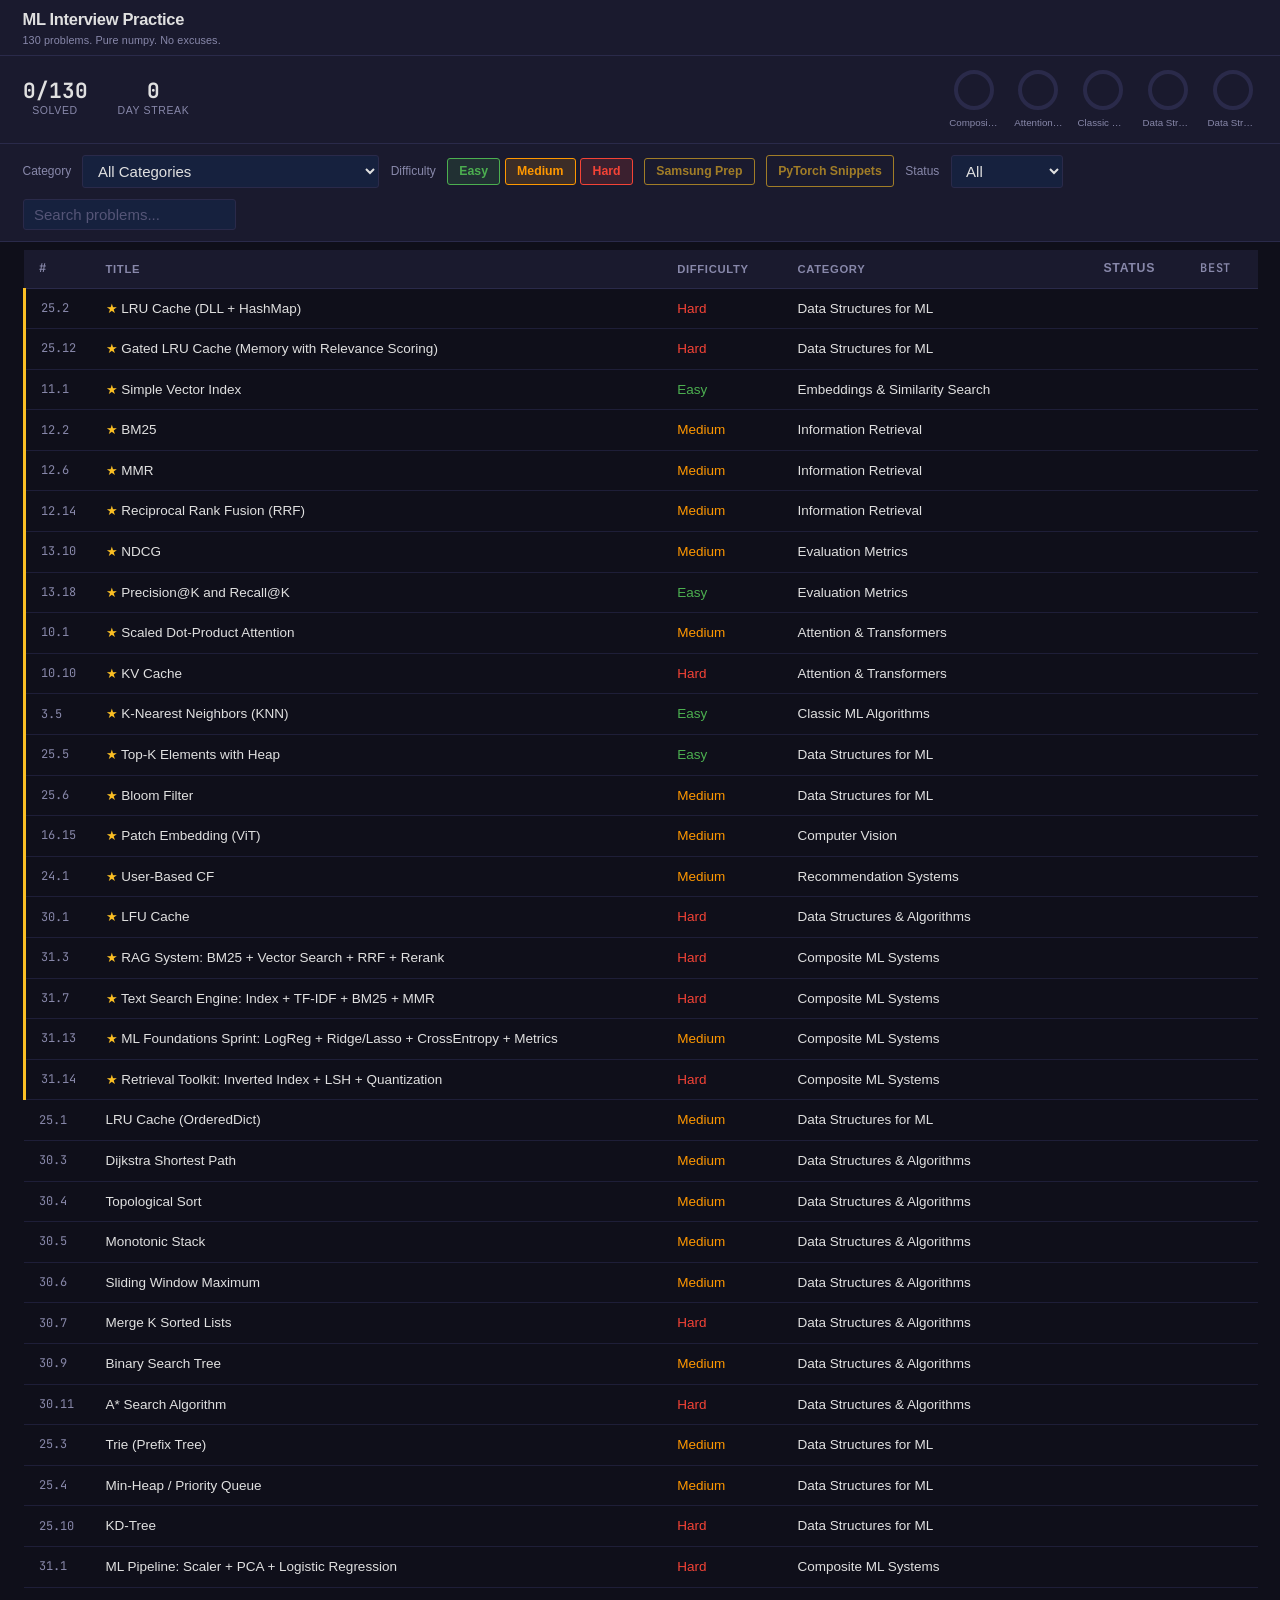
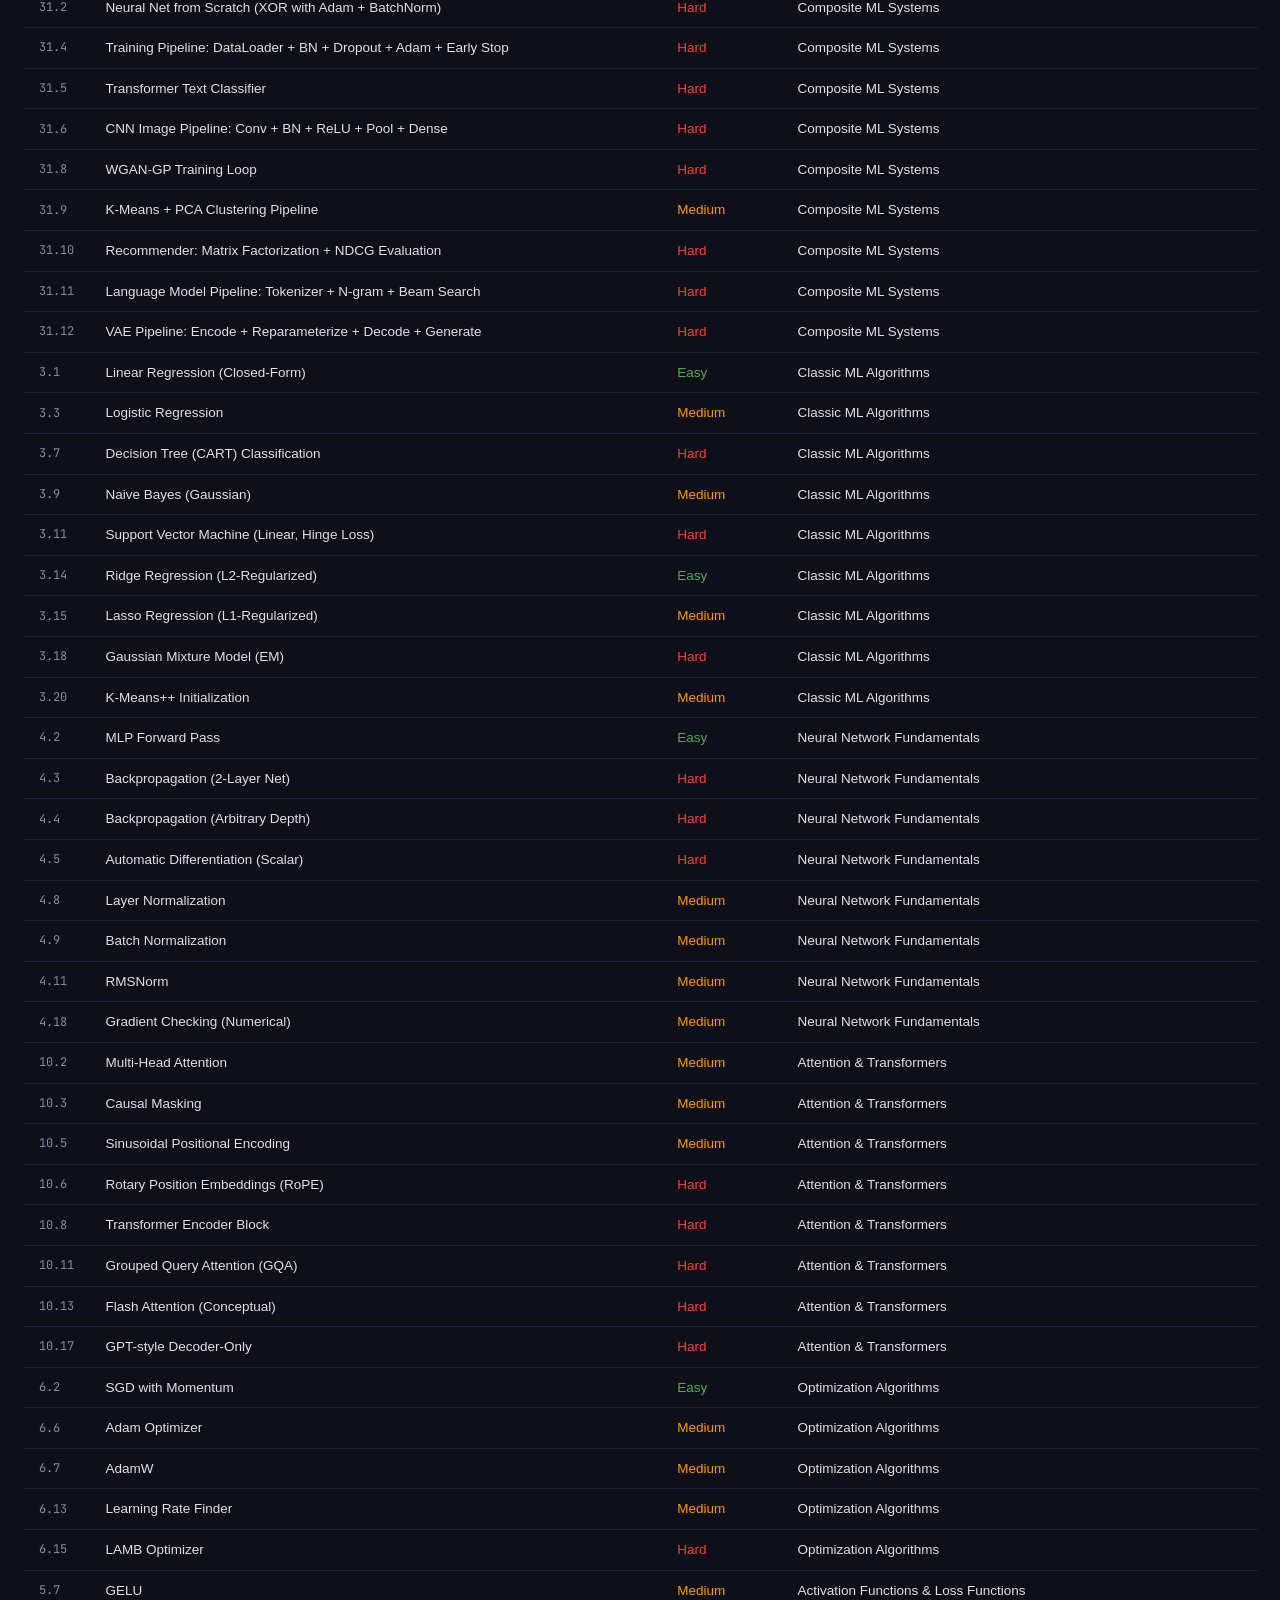
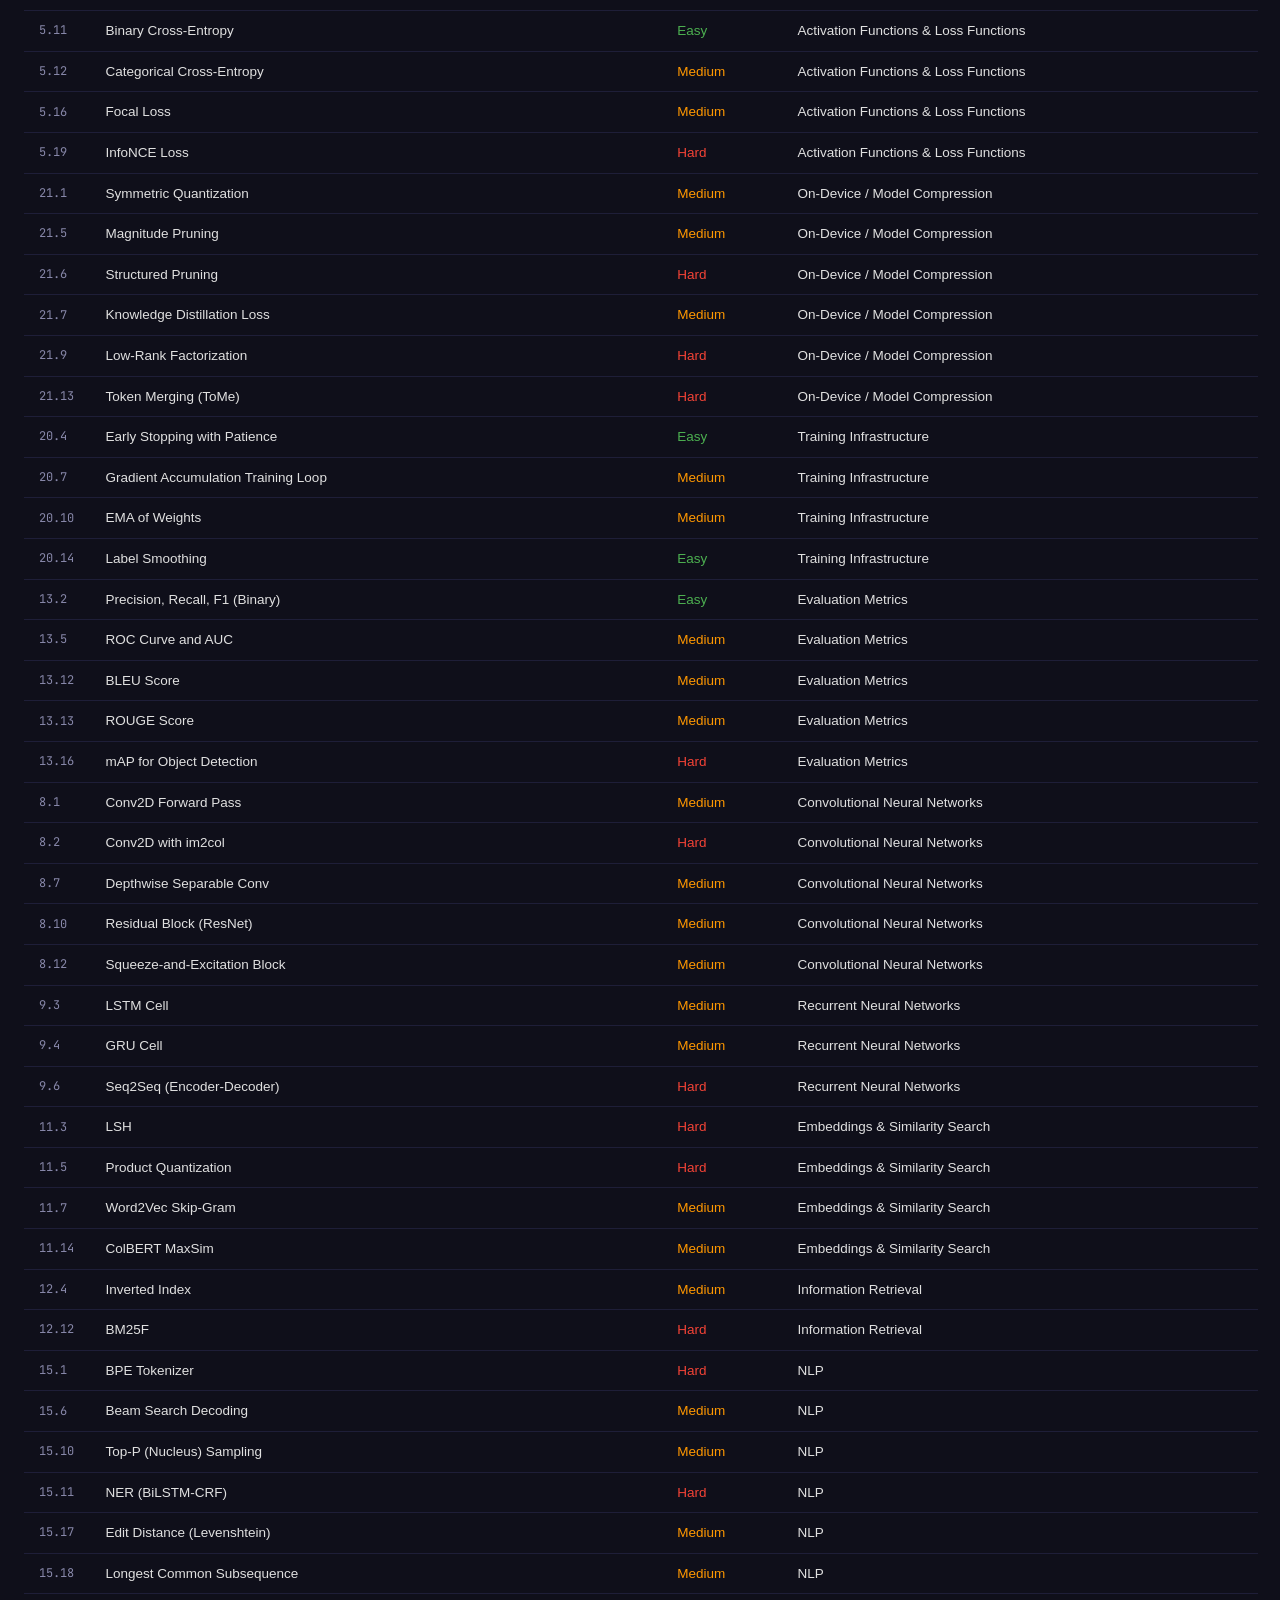
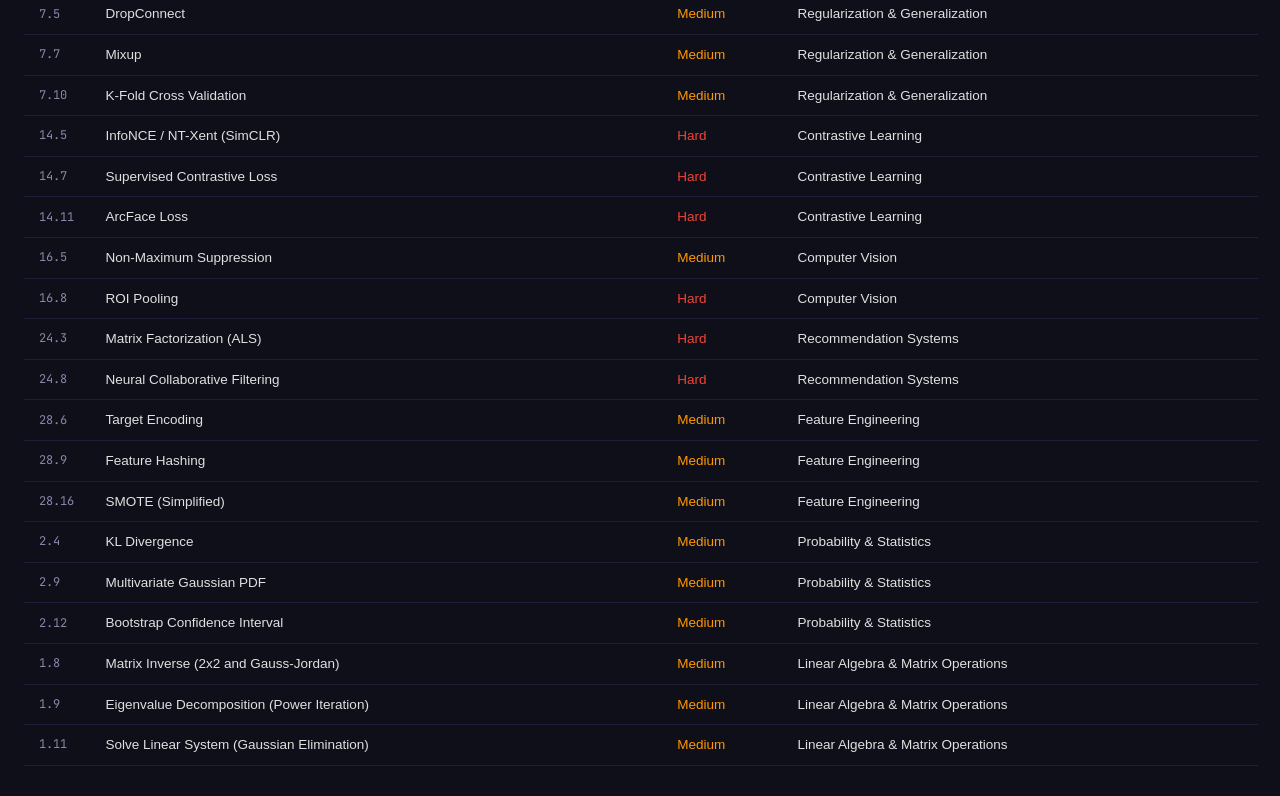
<file: index.html>
<!DOCTYPE html>
<html lang="en">
<head>
  <meta charset="UTF-8" />
  <meta name="viewport" content="width=device-width, initial-scale=1.0" />
  <title>ML Interview Practice</title>
  <link rel="preconnect" href="https://fonts.googleapis.com" />
  <link rel="preconnect" href="https://fonts.gstatic.com" crossorigin />
  <link
    href="https://fonts.googleapis.com/css2?family=JetBrains+Mono:wght@400;600&display=swap"
    rel="stylesheet"
  />
  <link rel="stylesheet" href="style.css" />
</head>
<body>

  <!-- ============================================================
       Header
  ============================================================ -->
  <header class="header">
    <div class="header-logo">
      <h1>ML Interview Practice</h1>
      <span class="tagline">253 problems. Pure numpy. No excuses.</span>
    </div>
  </header>

  <!-- ============================================================
       Stats Bar  (populated by app.js)
  ============================================================ -->
  <div id="stats-bar" aria-label="Progress statistics">
    <!-- JS injects stat-item elements here -->
  </div>

  <!-- ============================================================
       Filter Bar
  ============================================================ -->
  <div class="filter-bar" role="search" aria-label="Problem filters">

    <!-- Category -->
    <label class="filter-label" for="filter-category">Category</label>
    <select id="filter-category" aria-label="Filter by category">
      <option value="">All Categories</option>
    </select>

    <!-- Difficulty toggles -->
    <span class="filter-label">Difficulty</span>
    <div class="difficulty-filters" role="group" aria-label="Filter by difficulty">
      <button class="diff-btn easy active"   data-difficulty="easy"   aria-pressed="true">Easy</button>
      <button class="diff-btn medium active" data-difficulty="medium" aria-pressed="true">Medium</button>
      <button class="diff-btn hard active"   data-difficulty="hard"   aria-pressed="true">Hard</button>
    </div>

    <!-- Featured toggle -->
    <button class="diff-btn featured-btn" id="filter-featured" aria-pressed="false">Samsung Prep</button>

    <!-- Snippets link -->
    <a href="pytorch-snippets.html" class="diff-btn snippets-btn" id="snippets-link">PyTorch Snippets</a>

    <!-- Status -->
    <label class="filter-label" for="filter-status">Status</label>
    <select id="filter-status" aria-label="Filter by status">
      <option value="">All</option>
      <option value="solved">Solved</option>
      <option value="attempted">Attempted</option>
      <option value="unsolved">Unsolved</option>
    </select>

    <!-- Search -->
    <input
      type="text"
      id="filter-search"
      placeholder="Search problems..."
      aria-label="Search problems"
      autocomplete="off"
      spellcheck="false"
    />

  </div>

  <!-- ============================================================
       Problem Table
  ============================================================ -->
  <div class="table-container">
    <table class="problem-table" aria-label="Problem list">
      <thead>
        <tr>
          <th class="col-num">#</th>
          <th class="col-title">Title</th>
          <th class="col-difficulty">Difficulty</th>
          <th class="col-category">Category</th>
          <th class="col-status">Status</th>
          <th class="col-time">Best</th>
        </tr>
      </thead>
      <tbody id="problem-list">
        <!-- Rows injected by app.js -->
      </tbody>
    </table>
  </div>

  <script type="module" src="app.js"></script>
</body>
</html>
</file>
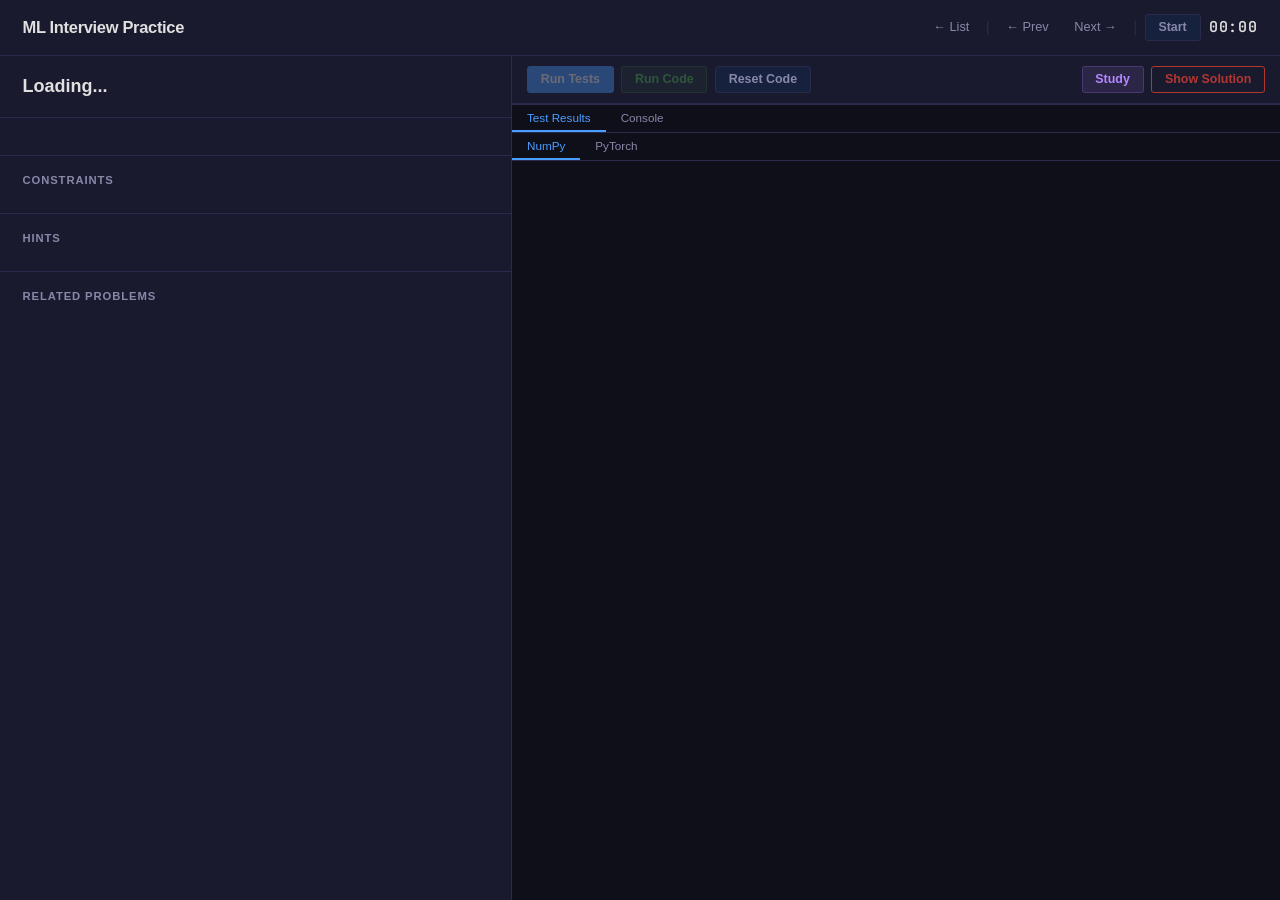
<file: problem.html>
<!DOCTYPE html>
<html lang="en">
<head>
  <meta charset="UTF-8" />
  <meta name="viewport" content="width=device-width, initial-scale=1.0" />
  <title>Problem - ML Interview Practice</title>
  <link rel="preconnect" href="https://fonts.googleapis.com" />
  <link rel="preconnect" href="https://fonts.gstatic.com" crossorigin />
  <link
    href="https://fonts.googleapis.com/css2?family=JetBrains+Mono:wght@400;600&display=swap"
    rel="stylesheet"
  />
  <link rel="stylesheet" href="style.css" />
</head>
<body>

  <!-- ============================================================
       Header with navigation and timer
  ============================================================ -->
  <header class="header">
    <div class="header-logo">
      <h1>ML Interview Practice</h1>
    </div>

    <nav class="header-nav" aria-label="Problem navigation">
      <a href="index.html" class="nav-link-back" id="nav-back">&#8592; List</a>
      <span class="sep">|</span>
      <a href="#" class="nav-link" id="nav-prev" aria-label="Previous problem">&#8592; Prev</a>
      <a href="#" class="nav-link" id="nav-next" aria-label="Next problem">Next &#8594;</a>
      <span class="sep">|</span>

      <!-- Timer -->
      <button class="btn btn-secondary" id="timer-btn" aria-label="Start timer">Start</button>
      <span class="timer-display" id="timer-display" aria-live="polite" aria-label="Elapsed time">00:00</span>
    </nav>
  </header>

  <!-- ============================================================
       Split Layout
  ============================================================ -->
  <div class="problem-layout">

    <!-- ============================================================
         Left Panel - Problem description
    ============================================================ -->
    <section class="problem-left" aria-label="Problem description">

      <!-- Title + meta -->
      <div class="problem-header">
        <h2 class="problem-title" id="problem-title">Loading...</h2>
        <div class="problem-meta" id="problem-meta">
          <!-- JS injects: badge, category, topic tags -->
        </div>
      </div>

      <!-- Description (markdown rendered by problem.js) -->
      <div class="problem-description" id="problem-description">
        <!-- JS injects rendered HTML here -->
      </div>

      <!-- Constraints -->
      <div class="constraints-section" id="constraints-section">
        <p class="section-title">Constraints</p>
        <ul class="constraints-list" id="constraints-list">
          <!-- JS injects <li> items here -->
        </ul>
      </div>

      <!-- Hints -->
      <div class="hints-section" id="hints-section">
        <p class="section-title">Hints</p>
        <div class="hints-list" id="hints-list">
          <!-- JS injects hint-toggle + hint-content pairs here -->
        </div>
      </div>

      <!-- Related Problems -->
      <div class="related-section" id="related-section">
        <p class="section-title">Related Problems</p>
        <ul class="related-list" id="related-list">
          <!-- JS injects <li><a> items here -->
        </ul>
      </div>

    </section>

    <!-- ============================================================
         Right Panel - Editor, tests, solution
    ============================================================ -->
    <section class="problem-right" aria-label="Code editor and results">

      <!-- Action Bar -->
      <div class="action-bar">
        <button class="btn btn-primary" id="btn-run" disabled>
          Run Tests
        </button>
        <button class="btn btn-accent" id="btn-run-code" disabled>
          Run Code
        </button>
        <button class="btn btn-secondary" id="btn-reset">
          Reset Code
        </button>
        <div class="spacer"></div>
        <button class="btn btn-study" id="btn-study" title="Study Assistant">
          Study
        </button>
        <button class="btn btn-danger" id="btn-solution">
          Show Solution
        </button>
      </div>

      <!-- Tab bar for switching between Test Results and Console -->
      <div class="output-tabs">
        <button class="output-tab active" data-tab="tests">Test Results <span id="test-summary"></span></button>
        <button class="output-tab" data-tab="console">Console</button>
      </div>

      <!-- Framework toggle (NumPy / PyTorch) -->
      <div class="framework-tabs" id="framework-tabs">
        <button class="framework-tab active" data-framework="numpy">NumPy</button>
        <button class="framework-tab" data-framework="pytorch">PyTorch</button>
      </div>

      <!-- PyTorch banner (hidden by default) -->
      <div class="pytorch-banner" id="pytorch-banner" style="display:none;">
        <span>PyTorch code is for reference — run locally with <code>torch</code> installed.</span>
        <button class="btn btn-secondary btn-sm" id="btn-copy-pytorch">Copy Code</button>
      </div>

      <!-- Code Editor (CodeMirror mounts here) -->
      <div class="editor-container" id="editor-container" aria-label="Code editor">
        <!-- CodeMirror instance injected by problem.js -->
      </div>

      <!-- Output panels container -->
      <div class="output-panels">
        <!-- Test Results Panel -->
        <div class="output-panel active" id="panel-tests" aria-label="Test results">
          <div class="test-results" id="test-results">
            <!-- JS injects .test-result.pass/.fail elements here -->
          </div>
        </div>

        <!-- Console Panel -->
        <div class="output-panel" id="panel-console" aria-label="Console">
          <div class="console-output" id="console-output">
            <div class="console-line console-info">Python console ready. Use "Run Code" to execute your editor code, then type commands below to inspect variables.</div>
          </div>
          <div class="console-input-row">
            <span class="console-prompt">&gt;&gt;&gt;</span>
            <input type="text" class="console-input" id="console-input" placeholder="Type Python here... (Enter to run)" autocomplete="off" spellcheck="false" disabled />
          </div>
        </div>
      </div>

      <!-- Study Assistant Panel (slide-out overlay) -->
      <div class="study-panel" id="study-panel" aria-label="Study assistant">
        <div class="study-panel-header">
          <span>Study Assistant</span>
          <button class="btn btn-secondary" id="btn-close-study" aria-label="Close study assistant">&#10005;</button>
        </div>
        <div class="study-panel-body" id="study-panel-body">
          <!-- Approach section -->
          <details class="study-section" open>
            <summary class="study-section-title">Approach &amp; Key Concepts</summary>
            <div class="study-section-content" id="study-explanation"></div>
          </details>

          <!-- Hints (progressive) -->
          <details class="study-section" id="study-hints-section">
            <summary class="study-section-title">Hints (step by step)</summary>
            <div class="study-section-content" id="study-hints"></div>
          </details>

          <!-- Solution walkthrough -->
          <details class="study-section">
            <summary class="study-section-title">Solution Walkthrough</summary>
            <div class="study-section-content" id="study-solution"></div>
          </details>
        </div>
      </div>

      <!-- Solution Panel (hidden until revealed) -->
      <div class="solution-panel" id="solution-panel" aria-label="Reference solution">
        <div class="solution-panel-header">
          <span>Reference Solution</span>
          <button class="btn btn-secondary" id="btn-close-solution" aria-label="Close solution">&#10005;</button>
        </div>
        <pre id="solution-code"></pre>
      </div>

    </section>
  </div>

  <!-- ============================================================
       Loading Overlay (bottom-right toast style)
  ============================================================ -->
  <div class="loading-overlay" id="loading-overlay" aria-live="polite" aria-label="Loading">
    <div class="spinner" role="presentation"></div>
    <span id="loading-text">Running tests...</span>
  </div>

  <script type="module" src="problem.js"></script>
</body>
</html>
</file>
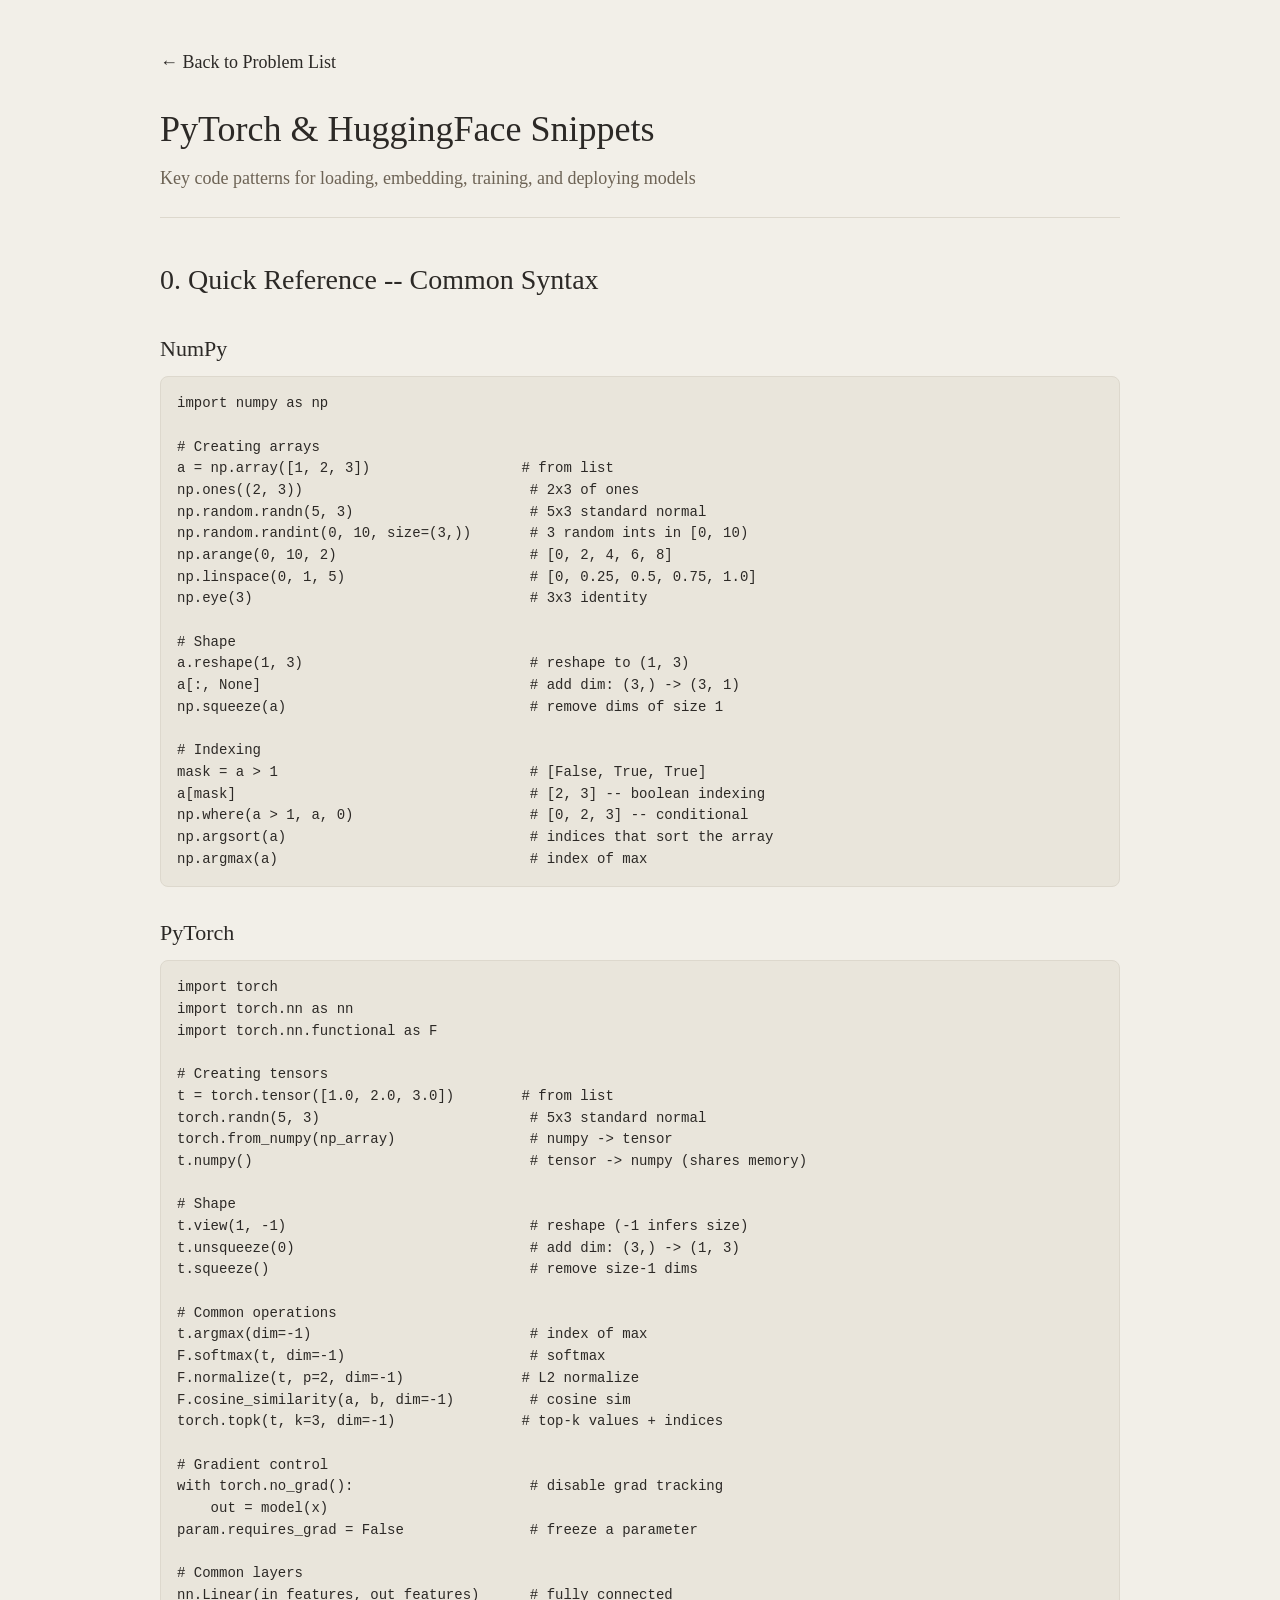
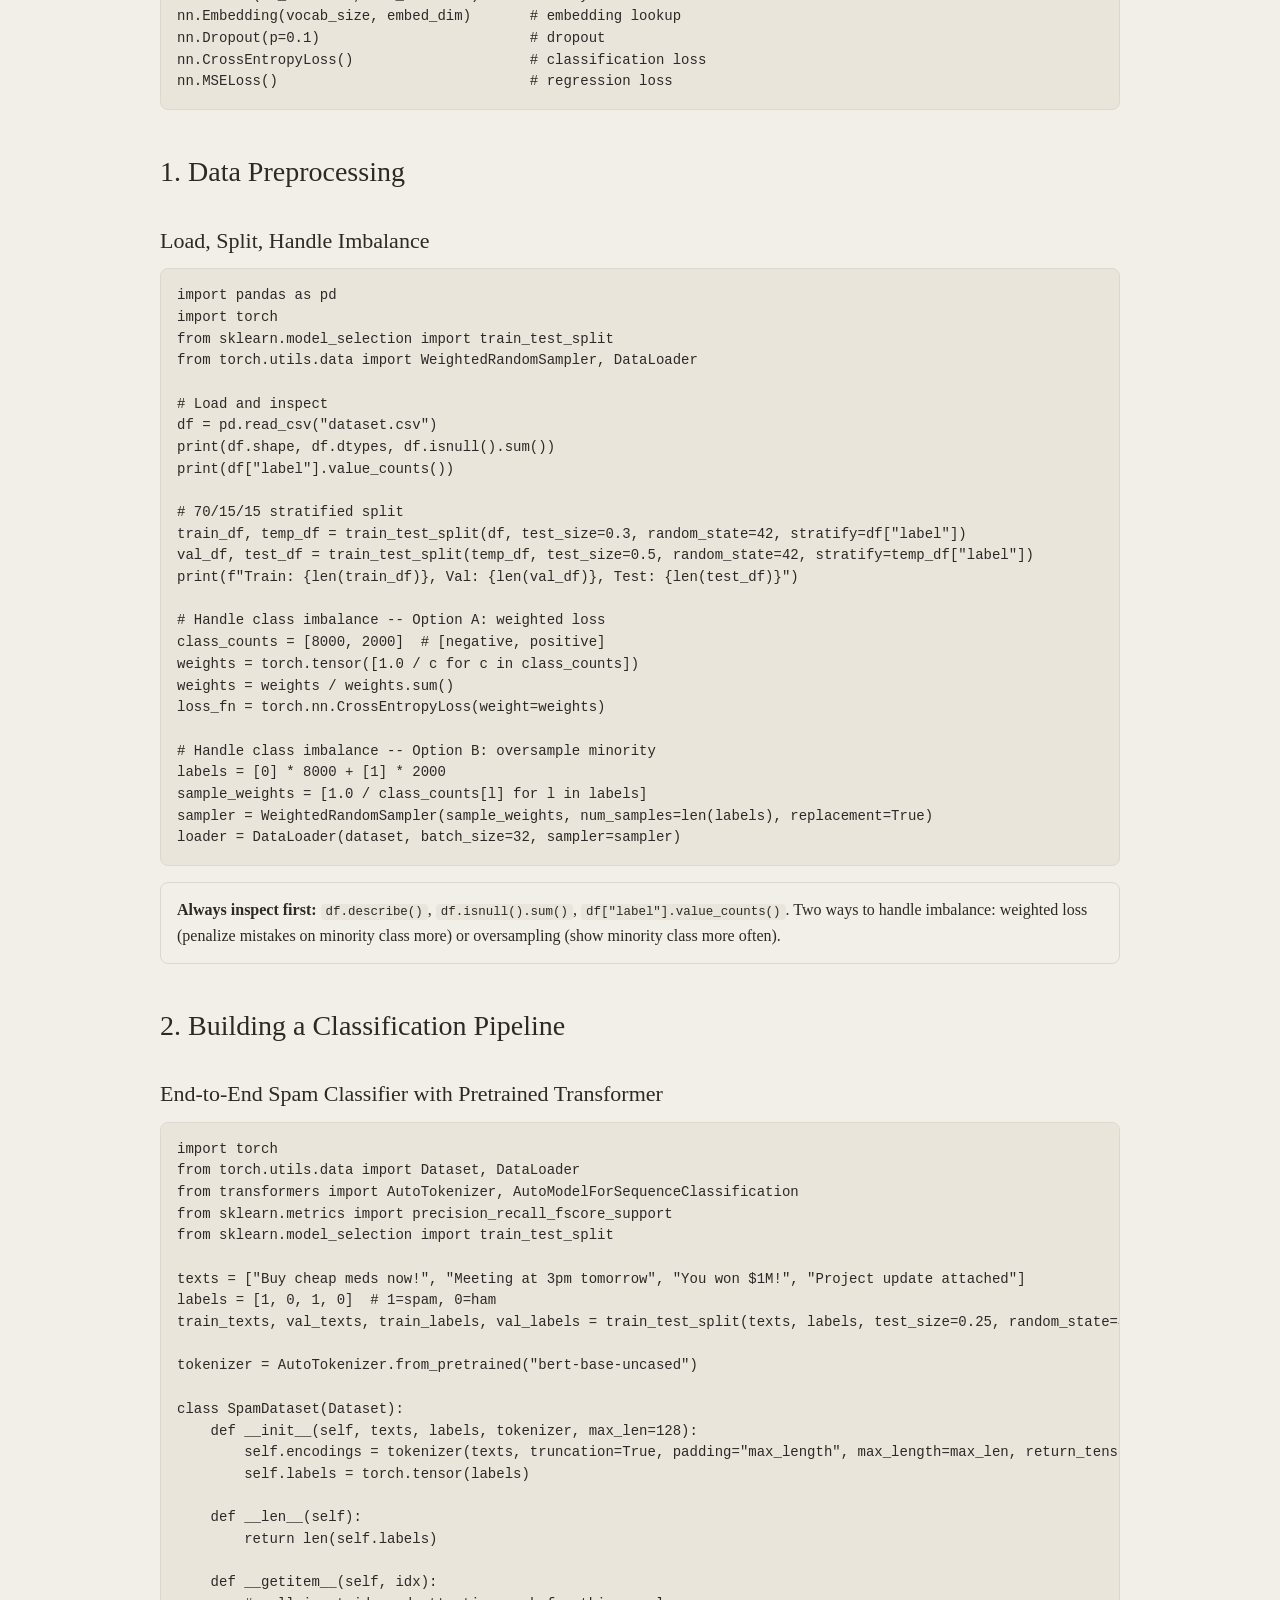
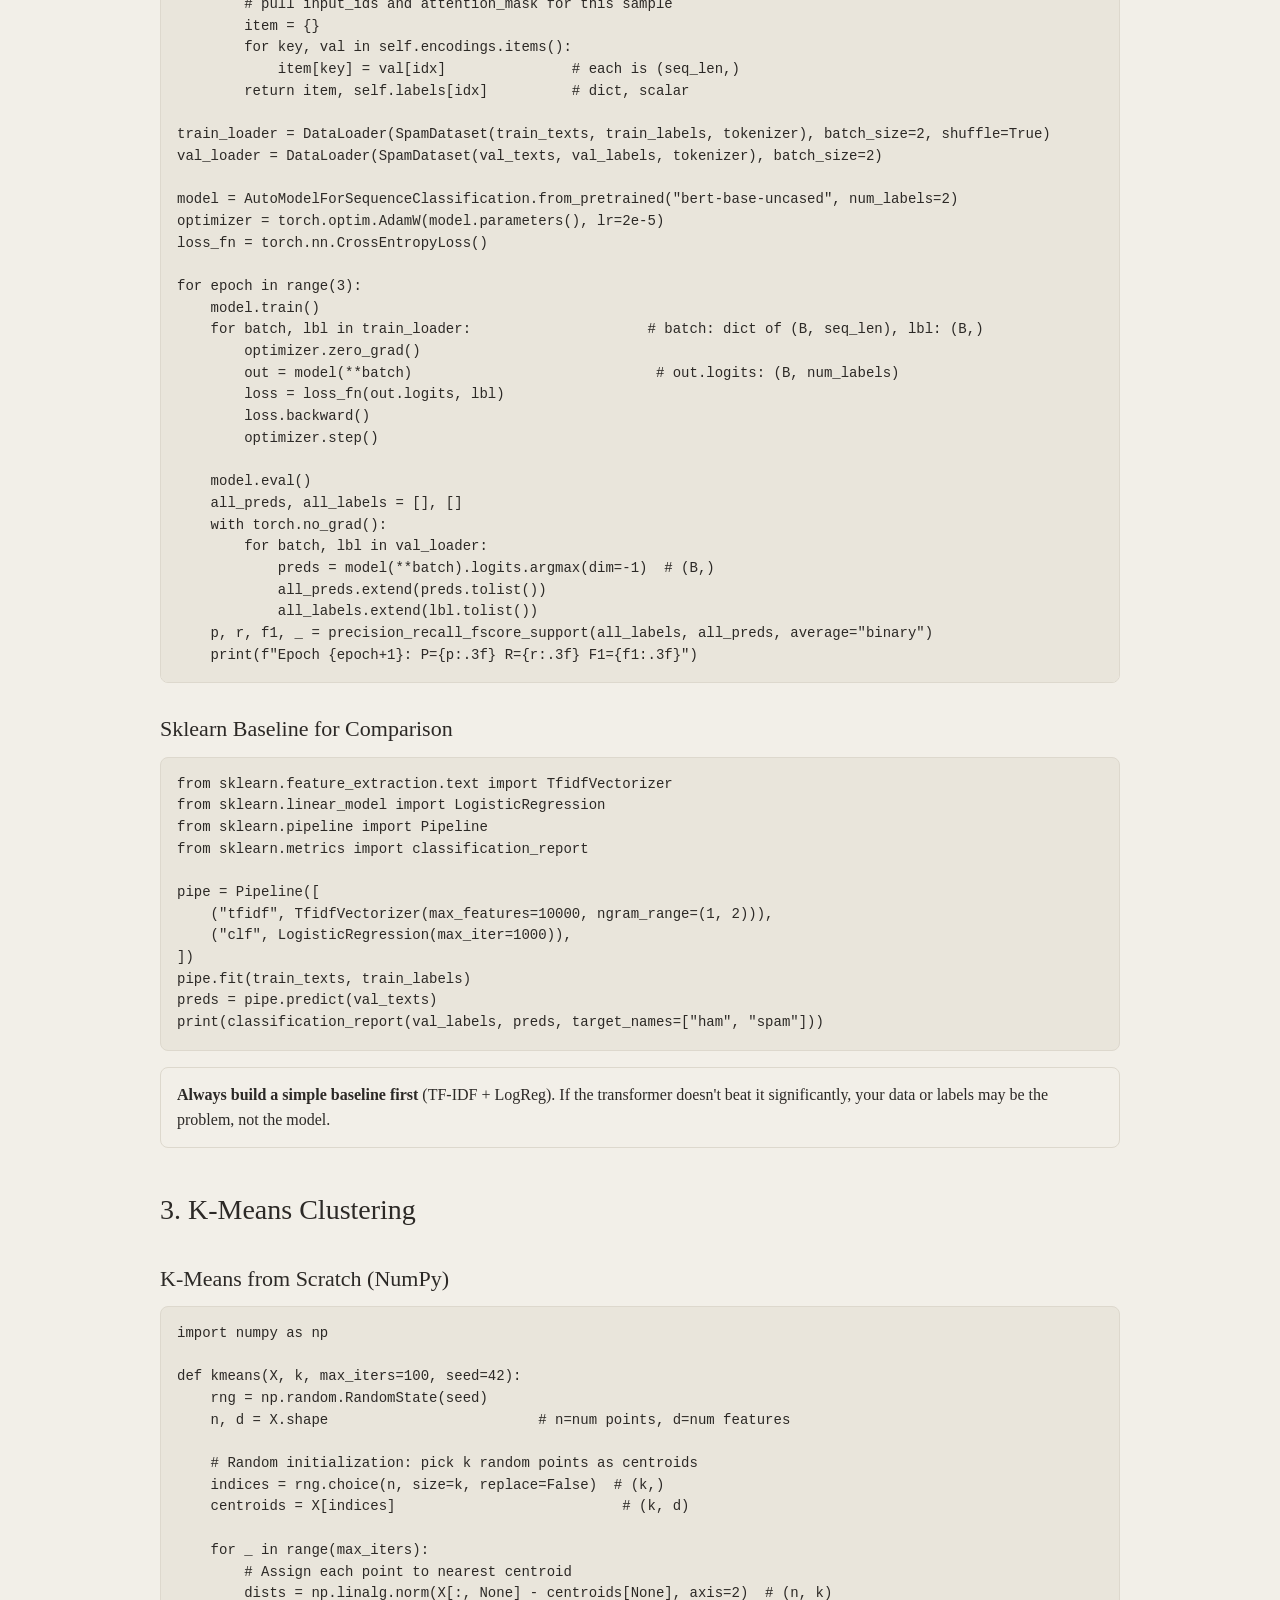
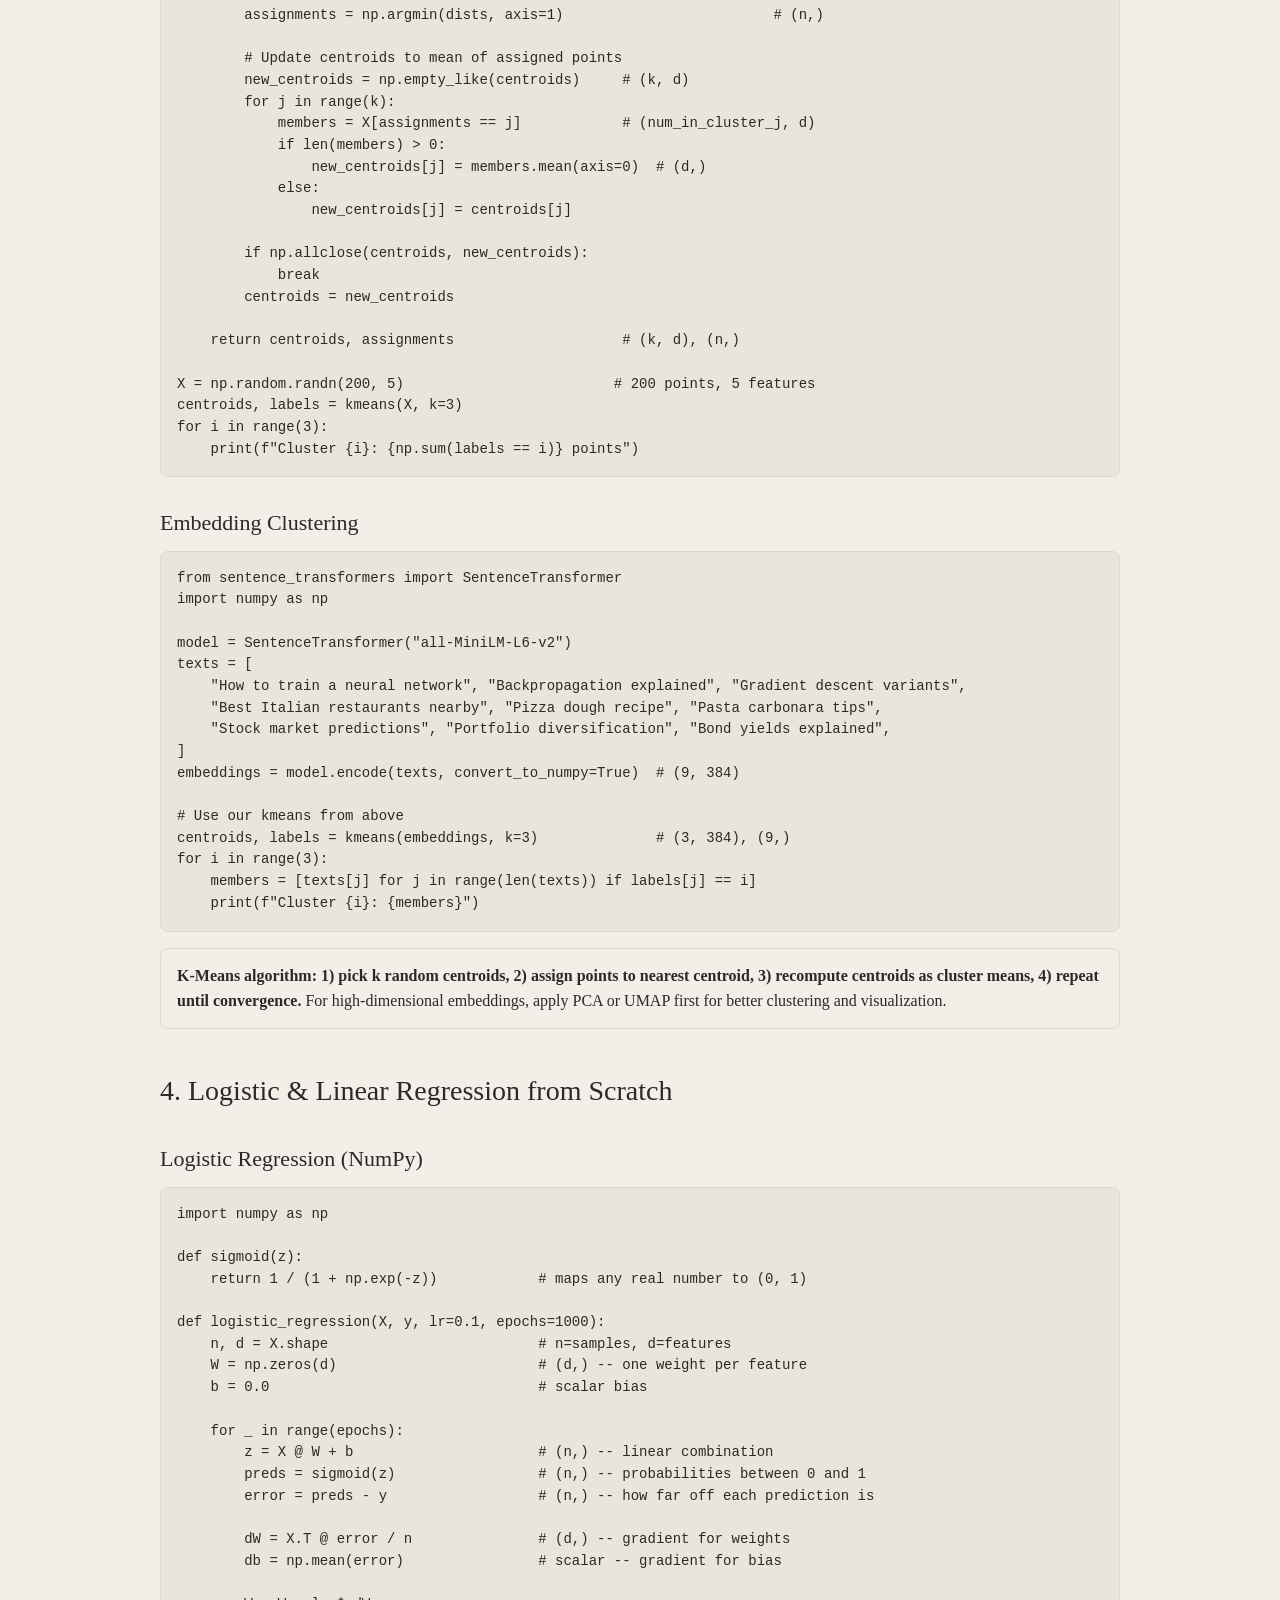
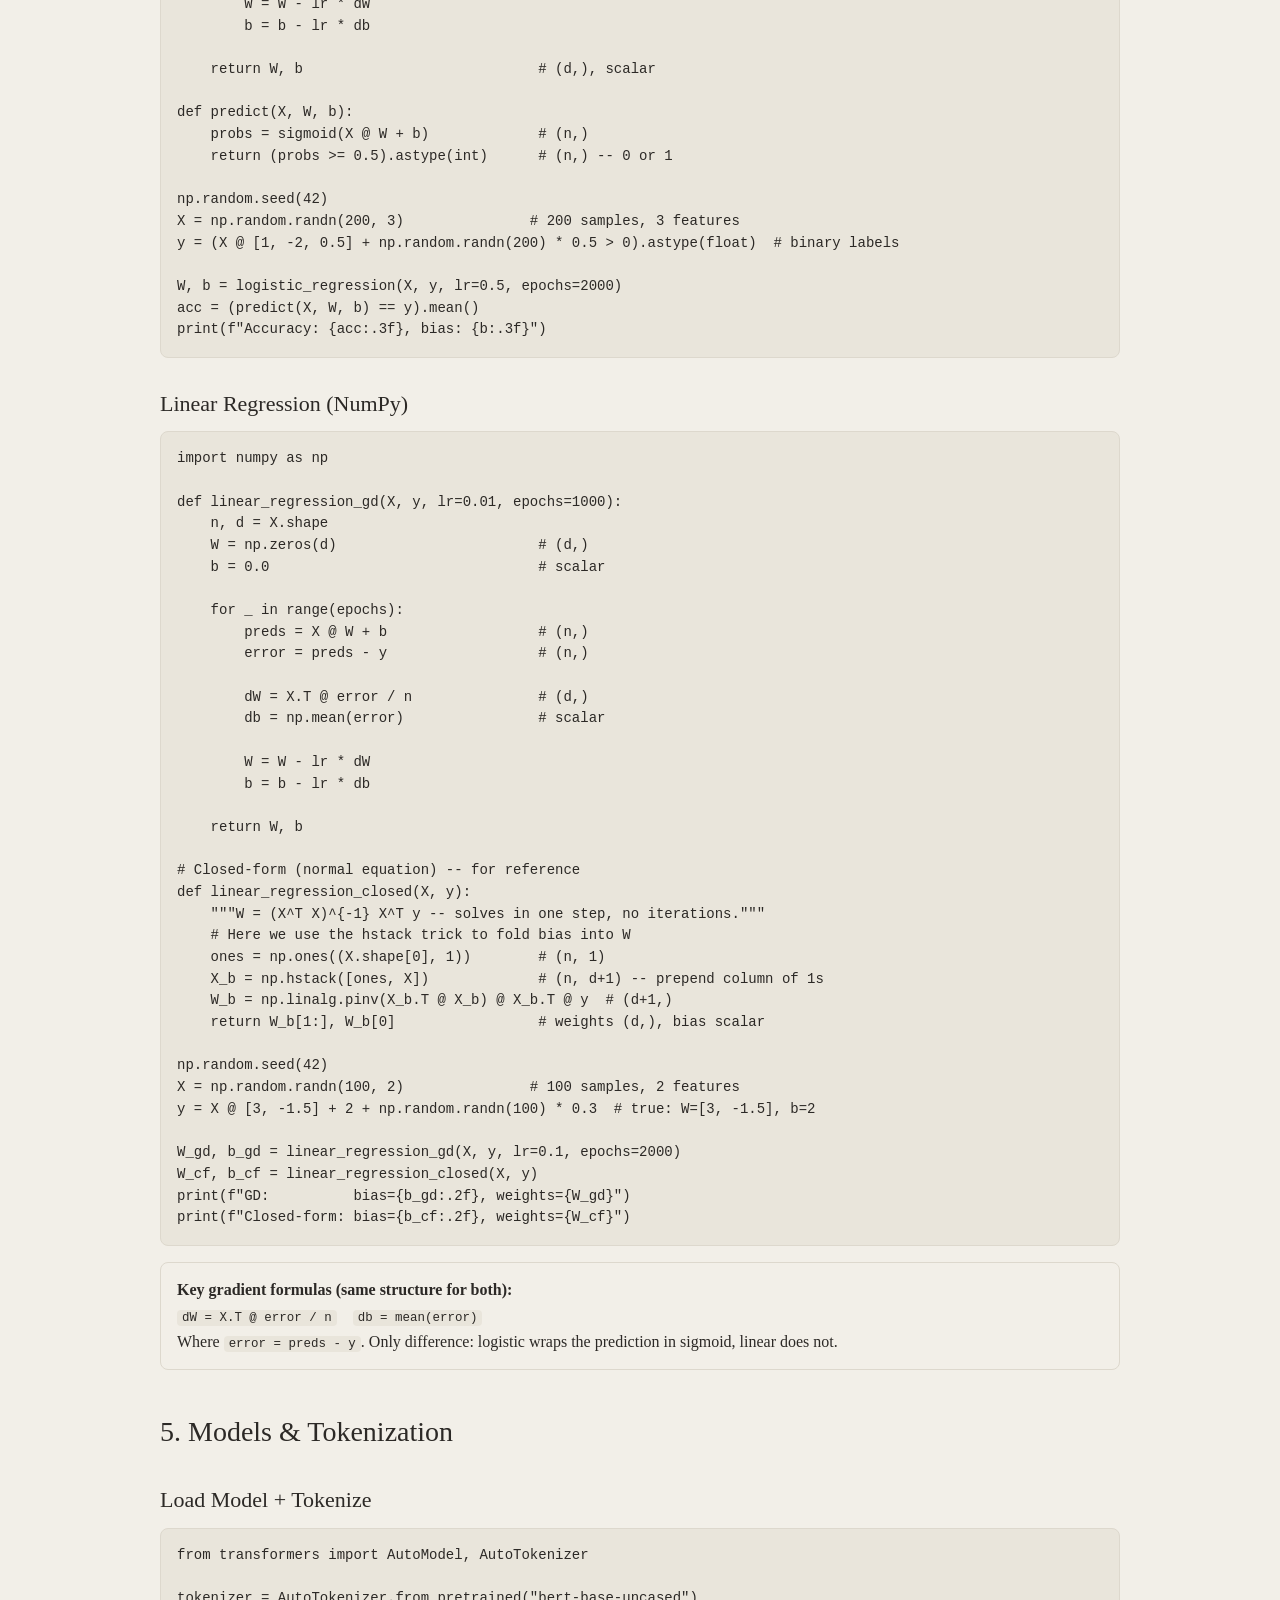
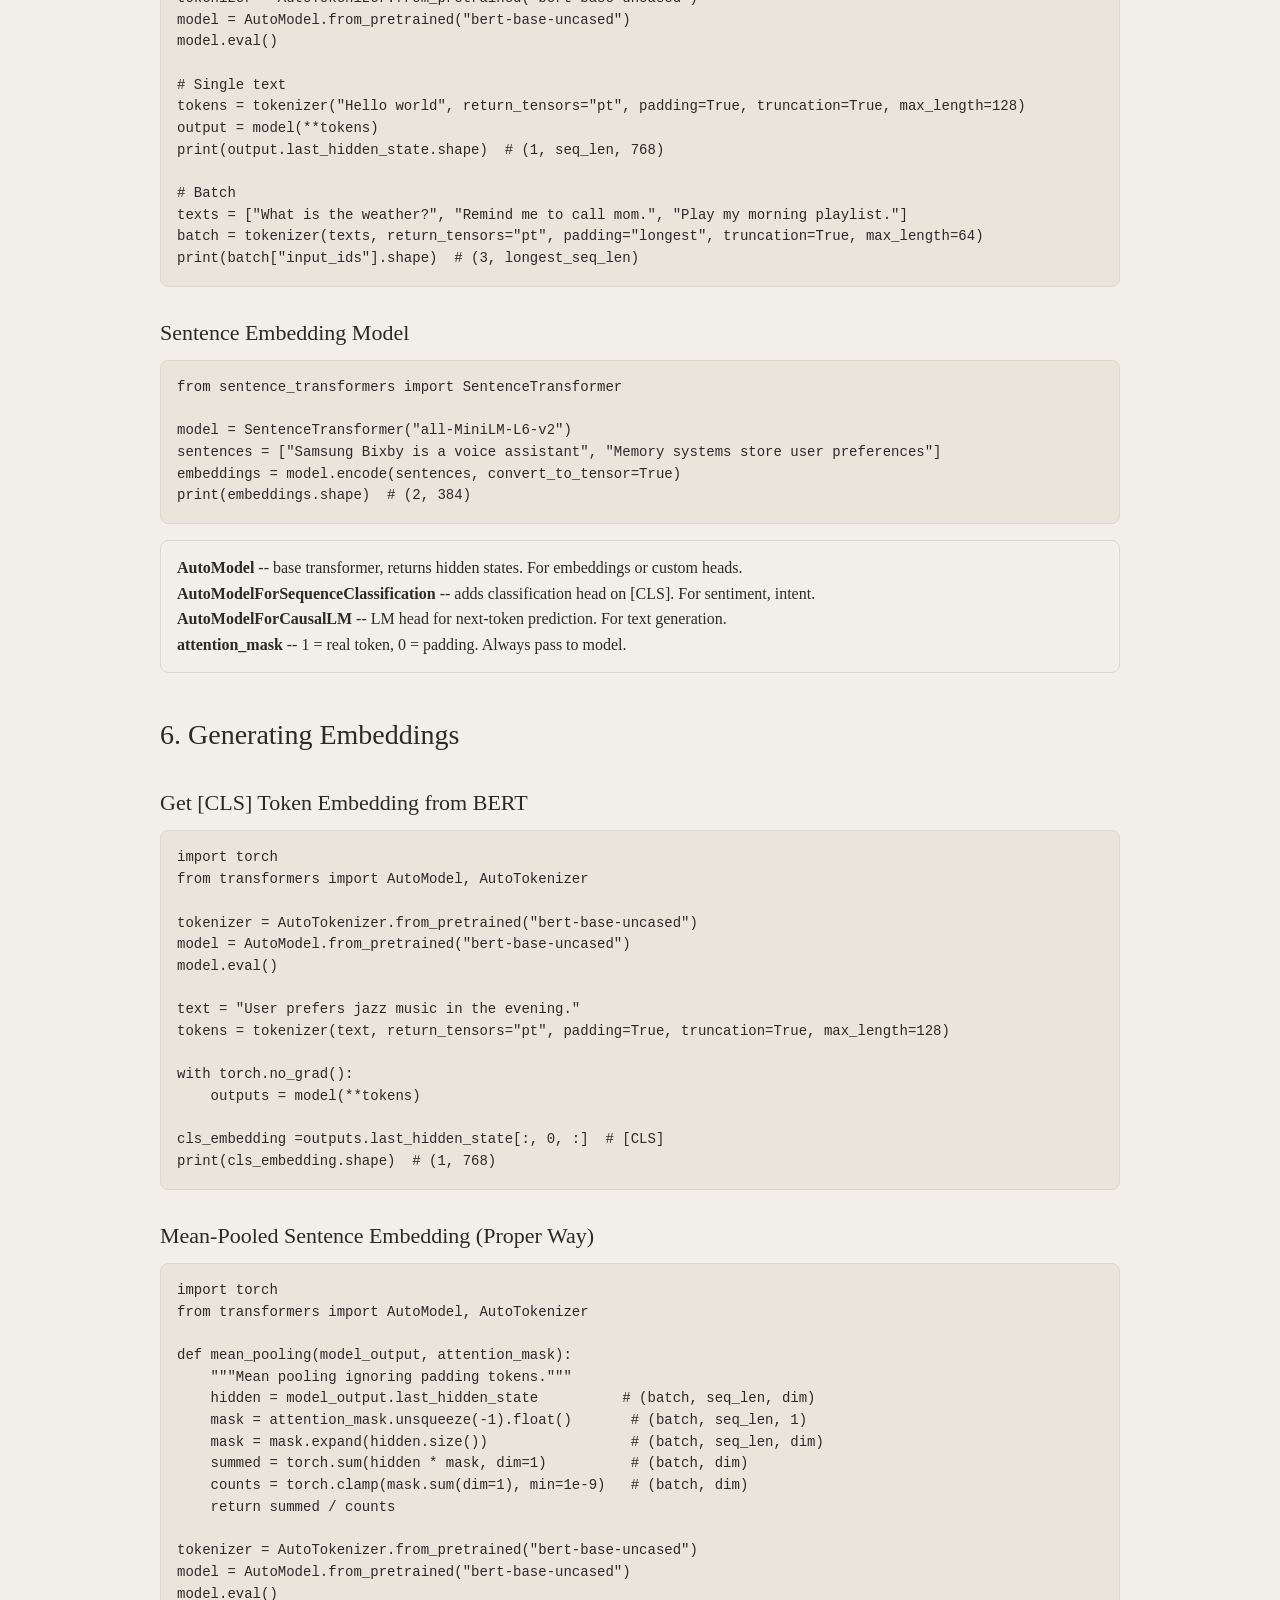
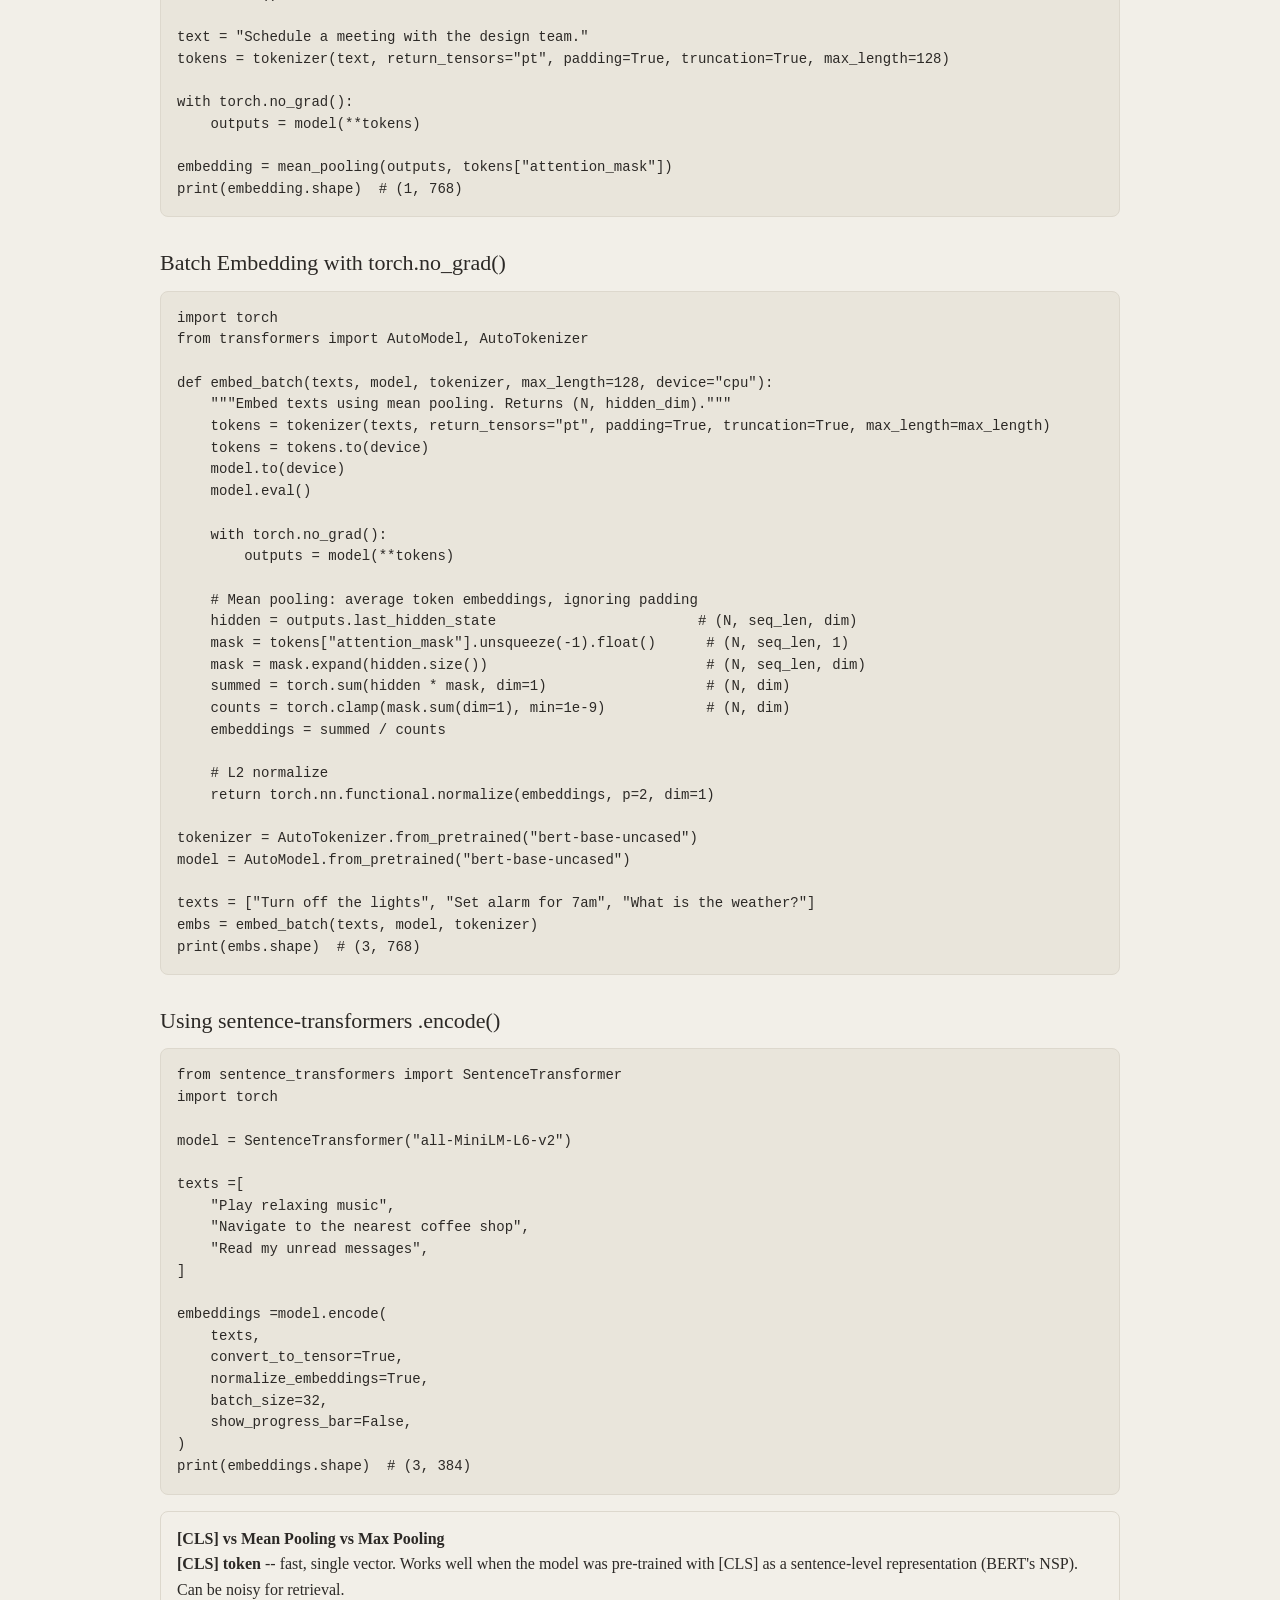
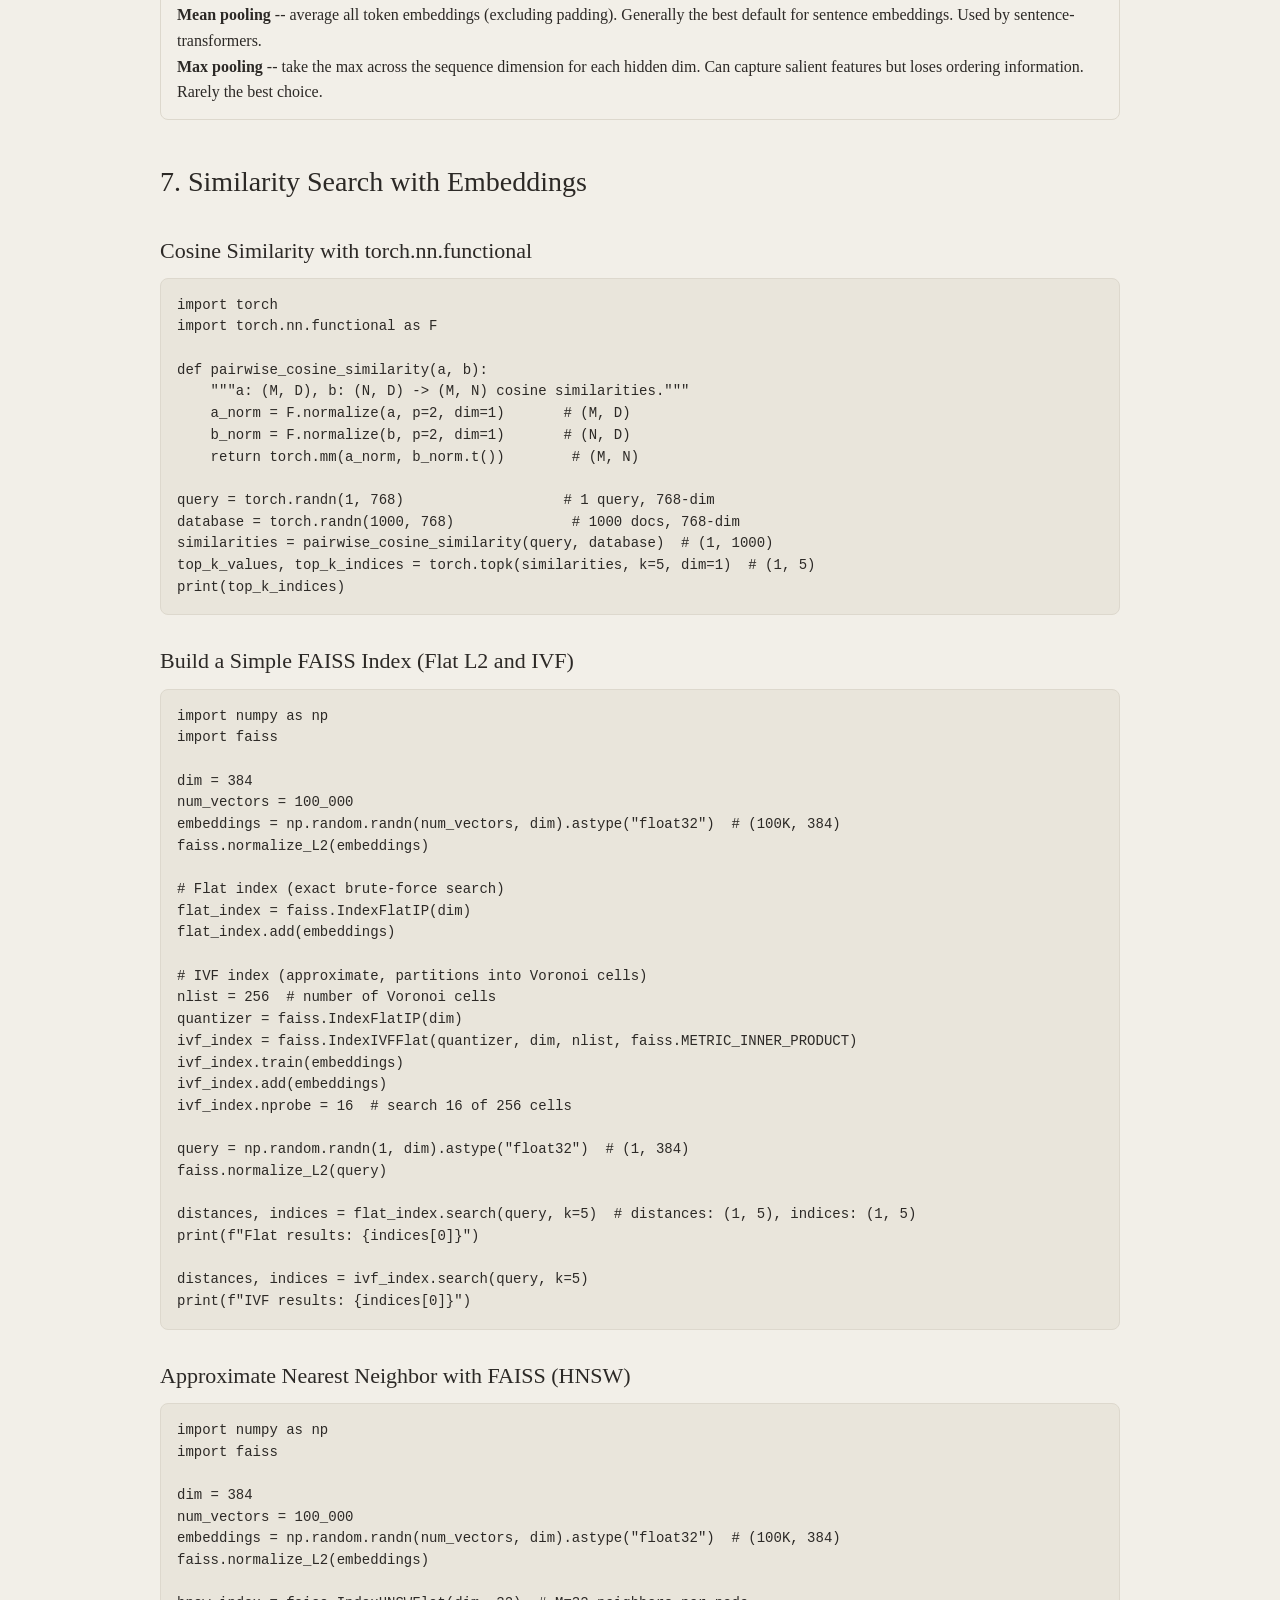
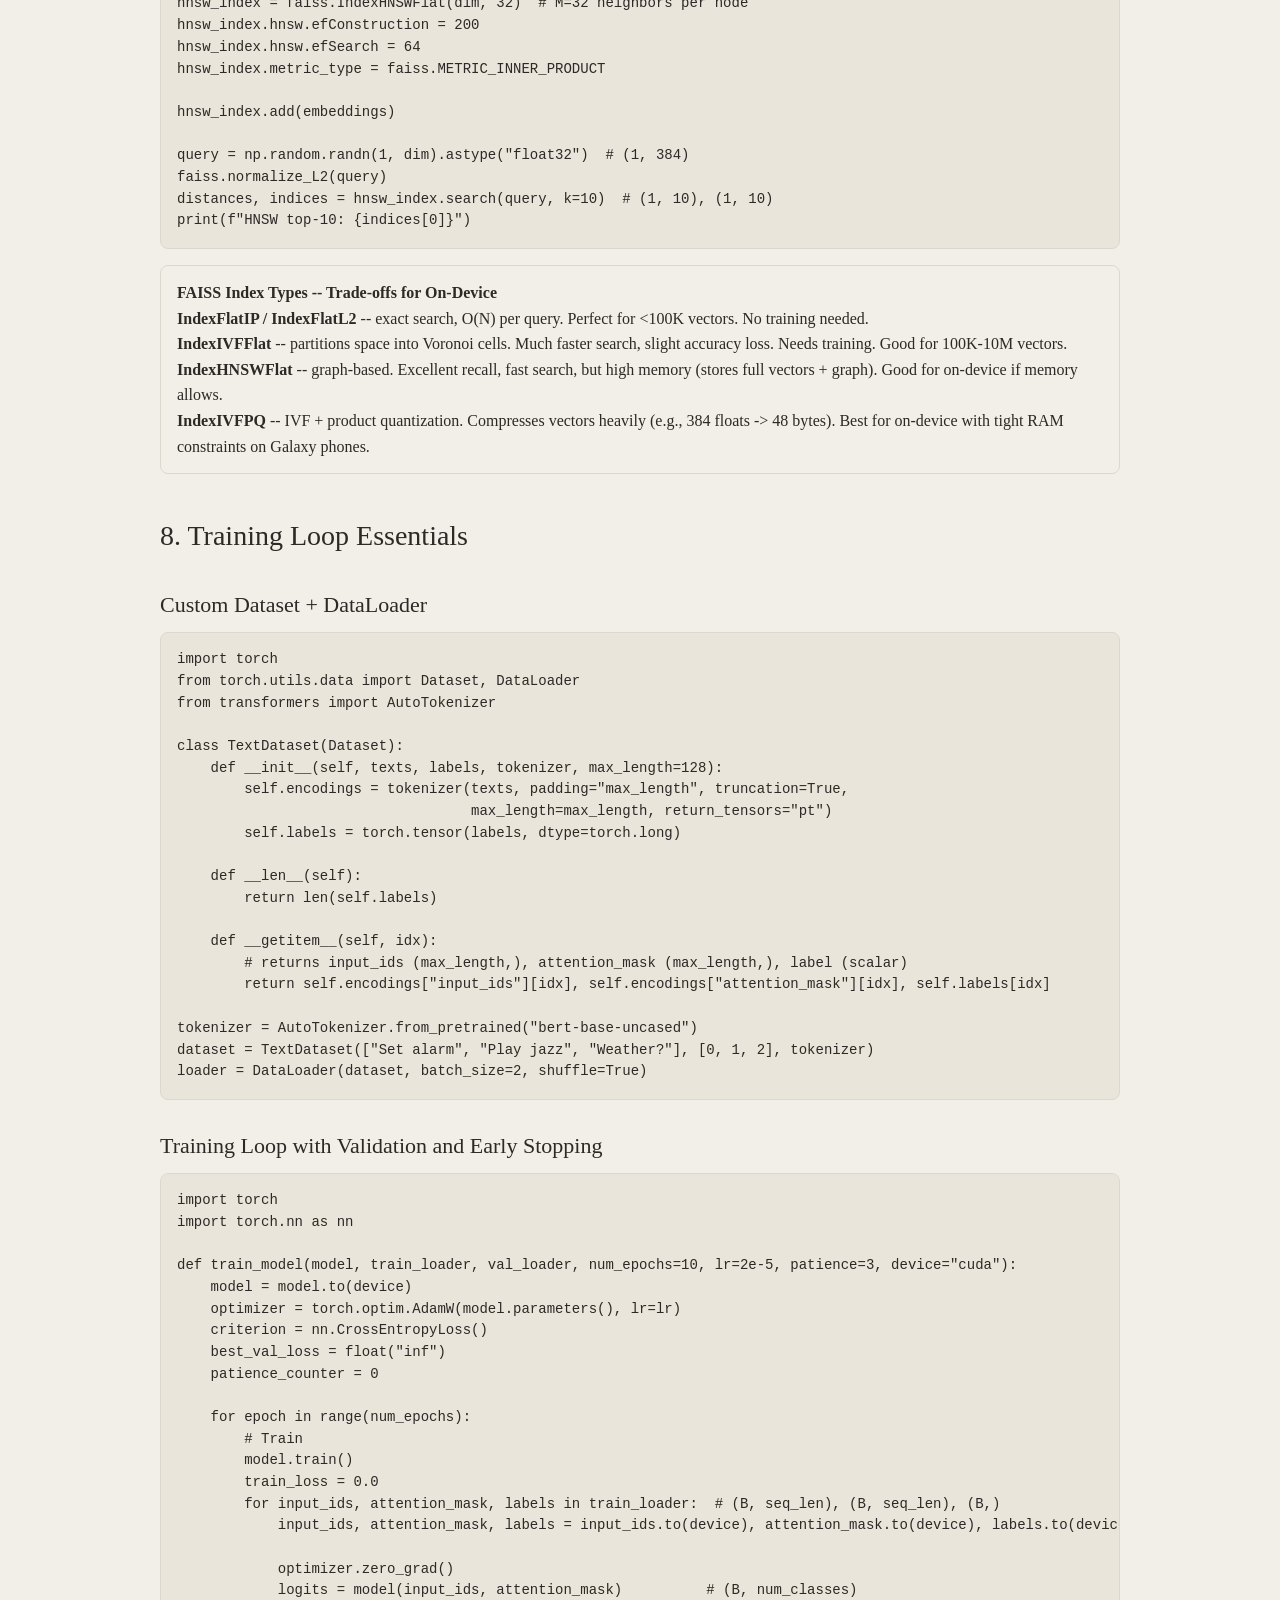
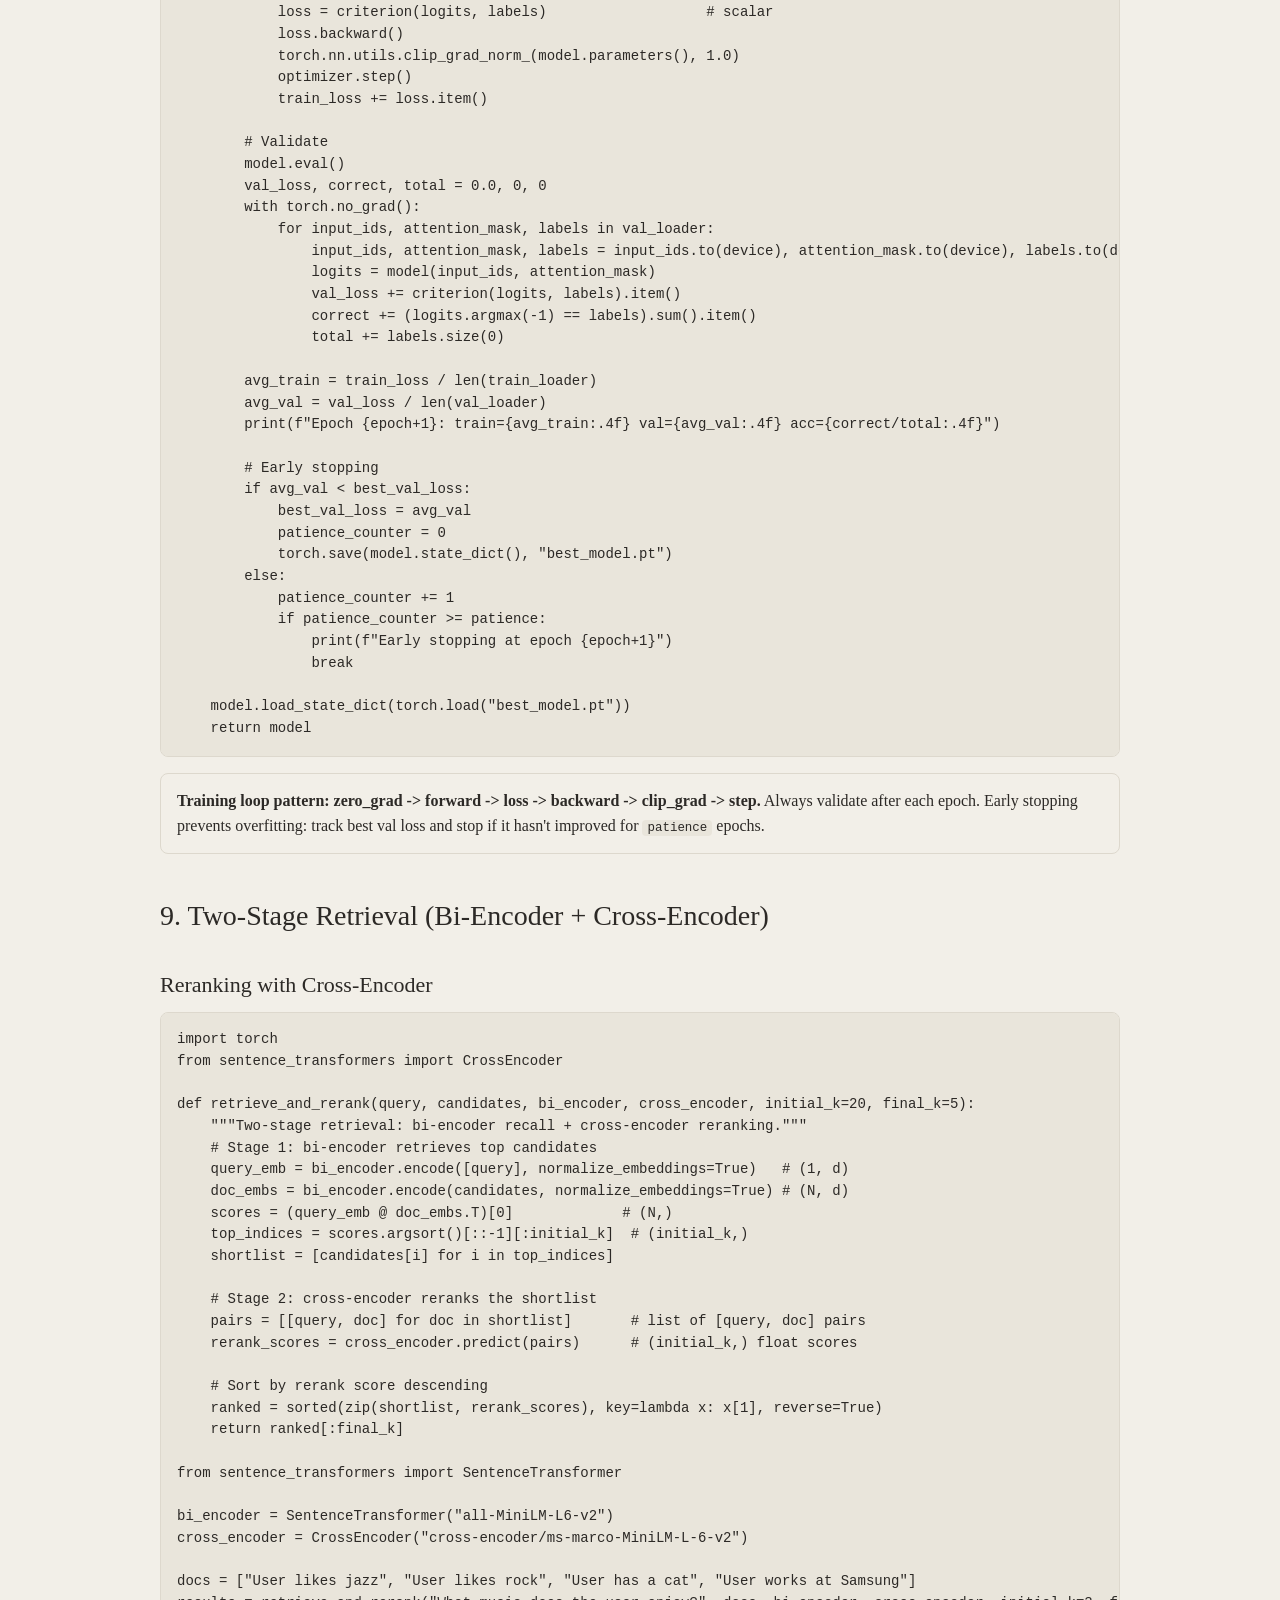
<file: pytorch-snippets.html>
<!doctype html>
<html lang="en">
<head>
  <meta charset="utf-8">
  <meta name="viewport" content="width=device-width, initial-scale=1">
  <title>PyTorch &amp; HuggingFace Snippets</title>
  <style>
    :root {
      --bg: #f2efe8; --text: #2c2926; --muted: #6d6355;
      --border: #ddd8cd; --code-bg: #e9e5db; --vermillion: #8b2500;
      --font-serif: "Palatino Linotype", Palatino, Georgia, serif;
      --font-mono: "Monaco", "Menlo", "Consolas", monospace;
    }
    html, body { margin:0; padding:0; background:var(--bg); color:var(--text); font-family:var(--font-serif); font-size:18px; line-height:1.6; }
    .page { max-width:960px; margin:48px auto 64px; padding:0 32px; }
    .nav { margin-bottom:24px; }
    .back-btn { color:var(--text); text-decoration:none; font-size:18px; }
    .back-btn:hover { color:var(--vermillion); }
    h1 { font-family:var(--font-serif); font-size:36px; font-weight:300; margin:0 0 6px; }
    .meta { color:var(--muted); font-size:18px; margin:0 0 24px; }
    hr { border:none; border-top:1px solid var(--border); margin:20px 0; }
    h2 { font-family:var(--font-serif); font-size:28px; font-weight:400; margin:40px 0 14px; }
    h3 { font-family:var(--font-serif); font-size:22px; font-weight:400; margin:28px 0 10px; }
    pre { background:var(--code-bg); border:1px solid var(--border); border-radius:8px; padding:16px; overflow-x:auto; margin:8px 0 16px; font-size:14px; line-height:1.55; }
    code { font-family:var(--font-mono); font-size:0.78em; background:var(--code-bg); padding:1px 5px; border-radius:4px; }
    pre code { background:transparent; padding:0; border-radius:0; font-size:14px; }
    .callout { border:1px solid var(--border); border-radius:8px; padding:14px 16px; margin:16px 0; font-size:16px; }
    .callout strong { color:var(--text); }
    .footer { margin-top:40px; }
    .footer p { color:var(--muted); font-size:16px; }
    .footer a { color:var(--text); }
    .footer a:hover { color:var(--vermillion); }
  </style>
</head>
<body>
  <main class="page">
    <nav class="nav">
      <a href="index.html" class="back-btn">&larr; Back to Problem List</a>
    </nav>

    <header>
      <h1>PyTorch &amp; HuggingFace Snippets</h1>
      <p class="meta">Key code patterns for loading, embedding, training, and deploying models</p>
      <hr>
    </header>

    <article class="post">

      <!-- Section 0: Quick Reference -->
      <section class="section">
        <h2>0. Quick Reference -- Common Syntax</h2>

        <h3>NumPy</h3>
        <pre><code>import numpy as np

# Creating arrays
a = np.array([1, 2, 3])                  # from list
np.ones((2, 3))                           # 2x3 of ones
np.random.randn(5, 3)                     # 5x3 standard normal
np.random.randint(0, 10, size=(3,))       # 3 random ints in [0, 10)
np.arange(0, 10, 2)                       # [0, 2, 4, 6, 8]
np.linspace(0, 1, 5)                      # [0, 0.25, 0.5, 0.75, 1.0]
np.eye(3)                                 # 3x3 identity

# Shape
a.reshape(1, 3)                           # reshape to (1, 3)
a[:, None]                                # add dim: (3,) -> (3, 1)
np.squeeze(a)                             # remove dims of size 1

# Indexing
mask = a > 1                              # [False, True, True]
a[mask]                                   # [2, 3] -- boolean indexing
np.where(a > 1, a, 0)                     # [0, 2, 3] -- conditional
np.argsort(a)                             # indices that sort the array
np.argmax(a)                              # index of max</code></pre>

        <h3>PyTorch</h3>
        <pre><code>import torch
import torch.nn as nn
import torch.nn.functional as F

# Creating tensors
t = torch.tensor([1.0, 2.0, 3.0])        # from list
torch.randn(5, 3)                         # 5x3 standard normal
torch.from_numpy(np_array)                # numpy -> tensor
t.numpy()                                 # tensor -> numpy (shares memory)

# Shape
t.view(1, -1)                             # reshape (-1 infers size)
t.unsqueeze(0)                            # add dim: (3,) -> (1, 3)
t.squeeze()                               # remove size-1 dims

# Common operations
t.argmax(dim=-1)                          # index of max
F.softmax(t, dim=-1)                      # softmax
F.normalize(t, p=2, dim=-1)              # L2 normalize
F.cosine_similarity(a, b, dim=-1)         # cosine sim
torch.topk(t, k=3, dim=-1)               # top-k values + indices

# Gradient control
with torch.no_grad():                     # disable grad tracking
    out = model(x)
param.requires_grad = False               # freeze a parameter

# Common layers
nn.Linear(in_features, out_features)      # fully connected
nn.Embedding(vocab_size, embed_dim)       # embedding lookup
nn.Dropout(p=0.1)                         # dropout
nn.CrossEntropyLoss()                     # classification loss
nn.MSELoss()                              # regression loss</code></pre>
      </section>

      <!-- Section: Data Preprocessing -->
      <section class="section">
        <h2>1. Data Preprocessing</h2>

        <h3>Load, Split, Handle Imbalance</h3>
        <pre><code>import pandas as pd
import torch
from sklearn.model_selection import train_test_split
from torch.utils.data import WeightedRandomSampler, DataLoader

# Load and inspect
df = pd.read_csv("dataset.csv")
print(df.shape, df.dtypes, df.isnull().sum())
print(df["label"].value_counts())

# 70/15/15 stratified split
train_df, temp_df = train_test_split(df, test_size=0.3, random_state=42, stratify=df["label"])
val_df, test_df = train_test_split(temp_df, test_size=0.5, random_state=42, stratify=temp_df["label"])
print(f"Train: {len(train_df)}, Val: {len(val_df)}, Test: {len(test_df)}")

# Handle class imbalance -- Option A: weighted loss
class_counts = [8000, 2000]  # [negative, positive]
weights = torch.tensor([1.0 / c for c in class_counts])
weights = weights / weights.sum()
loss_fn = torch.nn.CrossEntropyLoss(weight=weights)

# Handle class imbalance -- Option B: oversample minority
labels = [0] * 8000 + [1] * 2000
sample_weights = [1.0 / class_counts[l] for l in labels]
sampler = WeightedRandomSampler(sample_weights, num_samples=len(labels), replacement=True)
loader = DataLoader(dataset, batch_size=32, sampler=sampler)</code></pre>

        <div class="callout">
          <strong>Always inspect first:</strong> <code>df.describe()</code>, <code>df.isnull().sum()</code>, <code>df["label"].value_counts()</code>. Two ways to handle imbalance: weighted loss (penalize mistakes on minority class more) or oversampling (show minority class more often).
        </div>
      </section>

      <!-- Section: Building a Classification Pipeline -->
      <section class="section">
        <h2>2. Building a Classification Pipeline</h2>

        <h3>End-to-End Spam Classifier with Pretrained Transformer</h3>
        <pre><code>import torch
from torch.utils.data import Dataset, DataLoader
from transformers import AutoTokenizer, AutoModelForSequenceClassification
from sklearn.metrics import precision_recall_fscore_support
from sklearn.model_selection import train_test_split

texts = ["Buy cheap meds now!", "Meeting at 3pm tomorrow", "You won $1M!", "Project update attached"]
labels = [1, 0, 1, 0]  # 1=spam, 0=ham
train_texts, val_texts, train_labels, val_labels = train_test_split(texts, labels, test_size=0.25, random_state=42)

tokenizer = AutoTokenizer.from_pretrained("bert-base-uncased")

class SpamDataset(Dataset):
    def __init__(self, texts, labels, tokenizer, max_len=128):
        self.encodings = tokenizer(texts, truncation=True, padding="max_length", max_length=max_len, return_tensors="pt")
        self.labels = torch.tensor(labels)

    def __len__(self):
        return len(self.labels)

    def __getitem__(self, idx):
        # pull input_ids and attention_mask for this sample
        item = {}
        for key, val in self.encodings.items():
            item[key] = val[idx]               # each is (seq_len,)
        return item, self.labels[idx]          # dict, scalar

train_loader = DataLoader(SpamDataset(train_texts, train_labels, tokenizer), batch_size=2, shuffle=True)
val_loader = DataLoader(SpamDataset(val_texts, val_labels, tokenizer), batch_size=2)

model = AutoModelForSequenceClassification.from_pretrained("bert-base-uncased", num_labels=2)
optimizer = torch.optim.AdamW(model.parameters(), lr=2e-5)
loss_fn = torch.nn.CrossEntropyLoss()

for epoch in range(3):
    model.train()
    for batch, lbl in train_loader:                     # batch: dict of (B, seq_len), lbl: (B,)
        optimizer.zero_grad()
        out = model(**batch)                             # out.logits: (B, num_labels)
        loss = loss_fn(out.logits, lbl)
        loss.backward()
        optimizer.step()

    model.eval()
    all_preds, all_labels = [], []
    with torch.no_grad():
        for batch, lbl in val_loader:
            preds = model(**batch).logits.argmax(dim=-1)  # (B,)
            all_preds.extend(preds.tolist())
            all_labels.extend(lbl.tolist())
    p, r, f1, _ = precision_recall_fscore_support(all_labels, all_preds, average="binary")
    print(f"Epoch {epoch+1}: P={p:.3f} R={r:.3f} F1={f1:.3f}")</code></pre>

        <h3>Sklearn Baseline for Comparison</h3>
        <pre><code>from sklearn.feature_extraction.text import TfidfVectorizer
from sklearn.linear_model import LogisticRegression
from sklearn.pipeline import Pipeline
from sklearn.metrics import classification_report

pipe = Pipeline([
    ("tfidf", TfidfVectorizer(max_features=10000, ngram_range=(1, 2))),
    ("clf", LogisticRegression(max_iter=1000)),
])
pipe.fit(train_texts, train_labels)
preds = pipe.predict(val_texts)
print(classification_report(val_labels, preds, target_names=["ham", "spam"]))</code></pre>

        <div class="callout">
          <strong>Always build a simple baseline first</strong> (TF-IDF + LogReg). If the transformer doesn't beat it significantly, your data or labels may be the problem, not the model.
        </div>
      </section>

      <!-- Section: K-Means & Clustering -->
      <section class="section">
        <h2>3. K-Means Clustering</h2>

        <h3>K-Means from Scratch (NumPy)</h3>
        <pre><code>import numpy as np

def kmeans(X, k, max_iters=100, seed=42):
    rng = np.random.RandomState(seed)
    n, d = X.shape                         # n=num points, d=num features

    # Random initialization: pick k random points as centroids
    indices = rng.choice(n, size=k, replace=False)  # (k,)
    centroids = X[indices]                           # (k, d)

    for _ in range(max_iters):
        # Assign each point to nearest centroid
        dists = np.linalg.norm(X[:, None] - centroids[None], axis=2)  # (n, k)
        assignments = np.argmin(dists, axis=1)                         # (n,)

        # Update centroids to mean of assigned points
        new_centroids = np.empty_like(centroids)     # (k, d)
        for j in range(k):
            members = X[assignments == j]            # (num_in_cluster_j, d)
            if len(members) > 0:
                new_centroids[j] = members.mean(axis=0)  # (d,)
            else:
                new_centroids[j] = centroids[j]

        if np.allclose(centroids, new_centroids):
            break
        centroids = new_centroids

    return centroids, assignments                    # (k, d), (n,)

X = np.random.randn(200, 5)                         # 200 points, 5 features
centroids, labels = kmeans(X, k=3)
for i in range(3):
    print(f"Cluster {i}: {np.sum(labels == i)} points")</code></pre>

        <h3>Embedding Clustering</h3>
        <pre><code>from sentence_transformers import SentenceTransformer
import numpy as np

model = SentenceTransformer("all-MiniLM-L6-v2")
texts = [
    "How to train a neural network", "Backpropagation explained", "Gradient descent variants",
    "Best Italian restaurants nearby", "Pizza dough recipe", "Pasta carbonara tips",
    "Stock market predictions", "Portfolio diversification", "Bond yields explained",
]
embeddings = model.encode(texts, convert_to_numpy=True)  # (9, 384)

# Use our kmeans from above
centroids, labels = kmeans(embeddings, k=3)              # (3, 384), (9,)
for i in range(3):
    members = [texts[j] for j in range(len(texts)) if labels[j] == i]
    print(f"Cluster {i}: {members}")</code></pre>

        <div class="callout">
          <strong>K-Means algorithm: 1) pick k random centroids, 2) assign points to nearest centroid, 3) recompute centroids as cluster means, 4) repeat until convergence.</strong> For high-dimensional embeddings, apply PCA or UMAP first for better clustering and visualization.
        </div>
      </section>

      <!-- Section: Logistic & Linear Regression from Scratch -->
      <section class="section">
        <h2>4. Logistic &amp; Linear Regression from Scratch</h2>

        <h3>Logistic Regression (NumPy)</h3>
        <pre><code>import numpy as np

def sigmoid(z):
    return 1 / (1 + np.exp(-z))            # maps any real number to (0, 1)

def logistic_regression(X, y, lr=0.1, epochs=1000):
    n, d = X.shape                         # n=samples, d=features
    W = np.zeros(d)                        # (d,) -- one weight per feature
    b = 0.0                                # scalar bias

    for _ in range(epochs):
        z = X @ W + b                      # (n,) -- linear combination
        preds = sigmoid(z)                 # (n,) -- probabilities between 0 and 1
        error = preds - y                  # (n,) -- how far off each prediction is

        dW = X.T @ error / n               # (d,) -- gradient for weights
        db = np.mean(error)                # scalar -- gradient for bias

        W = W - lr * dW
        b = b - lr * db

    return W, b                            # (d,), scalar

def predict(X, W, b):
    probs = sigmoid(X @ W + b)             # (n,)
    return (probs >= 0.5).astype(int)      # (n,) -- 0 or 1

np.random.seed(42)
X = np.random.randn(200, 3)               # 200 samples, 3 features
y = (X @ [1, -2, 0.5] + np.random.randn(200) * 0.5 > 0).astype(float)  # binary labels

W, b = logistic_regression(X, y, lr=0.5, epochs=2000)
acc = (predict(X, W, b) == y).mean()
print(f"Accuracy: {acc:.3f}, bias: {b:.3f}")</code></pre>

        <h3>Linear Regression (NumPy)</h3>
        <pre><code>import numpy as np

def linear_regression_gd(X, y, lr=0.01, epochs=1000):
    n, d = X.shape
    W = np.zeros(d)                        # (d,)
    b = 0.0                                # scalar

    for _ in range(epochs):
        preds = X @ W + b                  # (n,)
        error = preds - y                  # (n,)

        dW = X.T @ error / n               # (d,)
        db = np.mean(error)                # scalar

        W = W - lr * dW
        b = b - lr * db

    return W, b

# Closed-form (normal equation) -- for reference
def linear_regression_closed(X, y):
    """W = (X^T X)^{-1} X^T y -- solves in one step, no iterations."""
    # Here we use the hstack trick to fold bias into W
    ones = np.ones((X.shape[0], 1))        # (n, 1)
    X_b = np.hstack([ones, X])             # (n, d+1) -- prepend column of 1s
    W_b = np.linalg.pinv(X_b.T @ X_b) @ X_b.T @ y  # (d+1,)
    return W_b[1:], W_b[0]                 # weights (d,), bias scalar

np.random.seed(42)
X = np.random.randn(100, 2)               # 100 samples, 2 features
y = X @ [3, -1.5] + 2 + np.random.randn(100) * 0.3  # true: W=[3, -1.5], b=2

W_gd, b_gd = linear_regression_gd(X, y, lr=0.1, epochs=2000)
W_cf, b_cf = linear_regression_closed(X, y)
print(f"GD:          bias={b_gd:.2f}, weights={W_gd}")
print(f"Closed-form: bias={b_cf:.2f}, weights={W_cf}")</code></pre>

        <div class="callout">
          <strong>Key gradient formulas (same structure for both):</strong><br>
          <code>dW = X.T @ error / n</code> &nbsp;&nbsp; <code>db = mean(error)</code><br>
          Where <code>error = preds - y</code>. Only difference: logistic wraps the prediction in sigmoid, linear does not.
        </div>
      </section>

      <!-- Section 5: Models & Tokenization -->
      <section class="section">
        <h2>5. Models &amp; Tokenization</h2>

        <h3>Load Model + Tokenize</h3>
        <pre><code>from transformers import AutoModel, AutoTokenizer

tokenizer = AutoTokenizer.from_pretrained("bert-base-uncased")
model = AutoModel.from_pretrained("bert-base-uncased")
model.eval()

# Single text
tokens = tokenizer("Hello world", return_tensors="pt", padding=True, truncation=True, max_length=128)
output = model(**tokens)
print(output.last_hidden_state.shape)  # (1, seq_len, 768)

# Batch
texts = ["What is the weather?", "Remind me to call mom.", "Play my morning playlist."]
batch = tokenizer(texts, return_tensors="pt", padding="longest", truncation=True, max_length=64)
print(batch["input_ids"].shape)  # (3, longest_seq_len)</code></pre>

        <h3>Sentence Embedding Model</h3>
        <pre><code>from sentence_transformers import SentenceTransformer

model = SentenceTransformer("all-MiniLM-L6-v2")
sentences = ["Samsung Bixby is a voice assistant", "Memory systems store user preferences"]
embeddings = model.encode(sentences, convert_to_tensor=True)
print(embeddings.shape)  # (2, 384)</code></pre>

        <div class="callout">
          <strong>AutoModel</strong> -- base transformer, returns hidden states. For embeddings or custom heads.<br>
          <strong>AutoModelForSequenceClassification</strong> -- adds classification head on [CLS]. For sentiment, intent.<br>
          <strong>AutoModelForCausalLM</strong> -- LM head for next-token prediction. For text generation.<br>
          <strong>attention_mask</strong> -- 1 = real token, 0 = padding. Always pass to model.
        </div>
      </section>

      <!-- Section 7: Generating Embeddings -->
      <section class="section">
        <h2>6. Generating Embeddings</h2>

        <h3>Get [CLS] Token Embedding from BERT</h3>
        <pre><code>import torch
from transformers import AutoModel, AutoTokenizer

tokenizer = AutoTokenizer.from_pretrained("bert-base-uncased")
model = AutoModel.from_pretrained("bert-base-uncased")
model.eval()

text = "User prefers jazz music in the evening."
tokens = tokenizer(text, return_tensors="pt", padding=True, truncation=True, max_length=128)

with torch.no_grad():
    outputs = model(**tokens)

cls_embedding =outputs.last_hidden_state[:, 0, :]  # [CLS]
print(cls_embedding.shape)  # (1, 768)</code></pre>

        <h3>Mean-Pooled Sentence Embedding (Proper Way)</h3>
        <pre><code>import torch
from transformers import AutoModel, AutoTokenizer

def mean_pooling(model_output, attention_mask):
    """Mean pooling ignoring padding tokens."""
    hidden = model_output.last_hidden_state          # (batch, seq_len, dim)
    mask = attention_mask.unsqueeze(-1).float()       # (batch, seq_len, 1)
    mask = mask.expand(hidden.size())                 # (batch, seq_len, dim)
    summed = torch.sum(hidden * mask, dim=1)          # (batch, dim)
    counts = torch.clamp(mask.sum(dim=1), min=1e-9)   # (batch, dim)
    return summed / counts

tokenizer = AutoTokenizer.from_pretrained("bert-base-uncased")
model = AutoModel.from_pretrained("bert-base-uncased")
model.eval()

text = "Schedule a meeting with the design team."
tokens = tokenizer(text, return_tensors="pt", padding=True, truncation=True, max_length=128)

with torch.no_grad():
    outputs = model(**tokens)

embedding = mean_pooling(outputs, tokens["attention_mask"])
print(embedding.shape)  # (1, 768)</code></pre>

        <h3>Batch Embedding with torch.no_grad()</h3>
        <pre><code>import torch
from transformers import AutoModel, AutoTokenizer

def embed_batch(texts, model, tokenizer, max_length=128, device="cpu"):
    """Embed texts using mean pooling. Returns (N, hidden_dim)."""
    tokens = tokenizer(texts, return_tensors="pt", padding=True, truncation=True, max_length=max_length)
    tokens = tokens.to(device)
    model.to(device)
    model.eval()

    with torch.no_grad():
        outputs = model(**tokens)

    # Mean pooling: average token embeddings, ignoring padding
    hidden = outputs.last_hidden_state                        # (N, seq_len, dim)
    mask = tokens["attention_mask"].unsqueeze(-1).float()      # (N, seq_len, 1)
    mask = mask.expand(hidden.size())                          # (N, seq_len, dim)
    summed = torch.sum(hidden * mask, dim=1)                   # (N, dim)
    counts = torch.clamp(mask.sum(dim=1), min=1e-9)            # (N, dim)
    embeddings = summed / counts

    # L2 normalize
    return torch.nn.functional.normalize(embeddings, p=2, dim=1)

tokenizer = AutoTokenizer.from_pretrained("bert-base-uncased")
model = AutoModel.from_pretrained("bert-base-uncased")

texts = ["Turn off the lights", "Set alarm for 7am", "What is the weather?"]
embs = embed_batch(texts, model, tokenizer)
print(embs.shape)  # (3, 768)</code></pre>

        <h3>Using sentence-transformers .encode()</h3>
        <pre><code>from sentence_transformers import SentenceTransformer
import torch

model = SentenceTransformer("all-MiniLM-L6-v2")

texts =[
    "Play relaxing music",
    "Navigate to the nearest coffee shop",
    "Read my unread messages",
]

embeddings =model.encode(
    texts,
    convert_to_tensor=True,
    normalize_embeddings=True,
    batch_size=32,
    show_progress_bar=False,
)
print(embeddings.shape)  # (3, 384)</code></pre>

        <div class="callout">
          <strong>[CLS] vs Mean Pooling vs Max Pooling</strong><br>
          <strong>[CLS] token</strong> -- fast, single vector. Works well when the model was pre-trained with [CLS] as a sentence-level representation (BERT's NSP). Can be noisy for retrieval.<br>
          <strong>Mean pooling</strong> -- average all token embeddings (excluding padding). Generally the best default for sentence embeddings. Used by sentence-transformers.<br>
          <strong>Max pooling</strong> -- take the max across the sequence dimension for each hidden dim. Can capture salient features but loses ordering information. Rarely the best choice.
        </div>
      </section>

      <!-- Section 8: Similarity Search with Embeddings -->
      <section class="section">
        <h2>7. Similarity Search with Embeddings</h2>

        <h3>Cosine Similarity with torch.nn.functional</h3>
        <pre><code>import torch
import torch.nn.functional as F

def pairwise_cosine_similarity(a, b):
    """a: (M, D), b: (N, D) -> (M, N) cosine similarities."""
    a_norm = F.normalize(a, p=2, dim=1)       # (M, D)
    b_norm = F.normalize(b, p=2, dim=1)       # (N, D)
    return torch.mm(a_norm, b_norm.t())        # (M, N)

query = torch.randn(1, 768)                   # 1 query, 768-dim
database = torch.randn(1000, 768)              # 1000 docs, 768-dim
similarities = pairwise_cosine_similarity(query, database)  # (1, 1000)
top_k_values, top_k_indices = torch.topk(similarities, k=5, dim=1)  # (1, 5)
print(top_k_indices)</code></pre>

        <h3>Build a Simple FAISS Index (Flat L2 and IVF)</h3>
        <pre><code>import numpy as np
import faiss

dim = 384
num_vectors = 100_000
embeddings = np.random.randn(num_vectors, dim).astype("float32")  # (100K, 384)
faiss.normalize_L2(embeddings)

# Flat index (exact brute-force search)
flat_index = faiss.IndexFlatIP(dim)
flat_index.add(embeddings)

# IVF index (approximate, partitions into Voronoi cells)
nlist = 256  # number of Voronoi cells
quantizer = faiss.IndexFlatIP(dim)
ivf_index = faiss.IndexIVFFlat(quantizer, dim, nlist, faiss.METRIC_INNER_PRODUCT)
ivf_index.train(embeddings)
ivf_index.add(embeddings)
ivf_index.nprobe = 16  # search 16 of 256 cells

query = np.random.randn(1, dim).astype("float32")  # (1, 384)
faiss.normalize_L2(query)

distances, indices = flat_index.search(query, k=5)  # distances: (1, 5), indices: (1, 5)
print(f"Flat results: {indices[0]}")

distances, indices = ivf_index.search(query, k=5)
print(f"IVF results: {indices[0]}")</code></pre>

        <h3>Approximate Nearest Neighbor with FAISS (HNSW)</h3>
        <pre><code>import numpy as np
import faiss

dim = 384
num_vectors = 100_000
embeddings = np.random.randn(num_vectors, dim).astype("float32")  # (100K, 384)
faiss.normalize_L2(embeddings)

hnsw_index = faiss.IndexHNSWFlat(dim, 32)  # M=32 neighbors per node
hnsw_index.hnsw.efConstruction = 200
hnsw_index.hnsw.efSearch = 64
hnsw_index.metric_type = faiss.METRIC_INNER_PRODUCT

hnsw_index.add(embeddings)

query = np.random.randn(1, dim).astype("float32")  # (1, 384)
faiss.normalize_L2(query)
distances, indices = hnsw_index.search(query, k=10)  # (1, 10), (1, 10)
print(f"HNSW top-10: {indices[0]}")</code></pre>

        <div class="callout">
          <strong>FAISS Index Types -- Trade-offs for On-Device</strong><br>
          <strong>IndexFlatIP / IndexFlatL2</strong> -- exact search, O(N) per query. Perfect for &lt;100K vectors. No training needed.<br>
          <strong>IndexIVFFlat</strong> -- partitions space into Voronoi cells. Much faster search, slight accuracy loss. Needs training. Good for 100K-10M vectors.<br>
          <strong>IndexHNSWFlat</strong> -- graph-based. Excellent recall, fast search, but high memory (stores full vectors + graph). Good for on-device if memory allows.<br>
          <strong>IndexIVFPQ</strong> -- IVF + product quantization. Compresses vectors heavily (e.g., 384 floats -> 48 bytes). Best for on-device with tight RAM constraints on Galaxy phones.
        </div>
      </section>

      <!-- Section 9: Training Loop Essentials -->
      <section class="section">
        <h2>8. Training Loop Essentials</h2>

        <h3>Custom Dataset + DataLoader</h3>
        <pre><code>import torch
from torch.utils.data import Dataset, DataLoader
from transformers import AutoTokenizer

class TextDataset(Dataset):
    def __init__(self, texts, labels, tokenizer, max_length=128):
        self.encodings = tokenizer(texts, padding="max_length", truncation=True,
                                   max_length=max_length, return_tensors="pt")
        self.labels = torch.tensor(labels, dtype=torch.long)

    def __len__(self):
        return len(self.labels)

    def __getitem__(self, idx):
        # returns input_ids (max_length,), attention_mask (max_length,), label (scalar)
        return self.encodings["input_ids"][idx], self.encodings["attention_mask"][idx], self.labels[idx]

tokenizer = AutoTokenizer.from_pretrained("bert-base-uncased")
dataset = TextDataset(["Set alarm", "Play jazz", "Weather?"], [0, 1, 2], tokenizer)
loader = DataLoader(dataset, batch_size=2, shuffle=True)</code></pre>

        <h3>Training Loop with Validation and Early Stopping</h3>
        <pre><code>import torch
import torch.nn as nn

def train_model(model, train_loader, val_loader, num_epochs=10, lr=2e-5, patience=3, device="cuda"):
    model = model.to(device)
    optimizer = torch.optim.AdamW(model.parameters(), lr=lr)
    criterion = nn.CrossEntropyLoss()
    best_val_loss = float("inf")
    patience_counter = 0

    for epoch in range(num_epochs):
        # Train
        model.train()
        train_loss = 0.0
        for input_ids, attention_mask, labels in train_loader:  # (B, seq_len), (B, seq_len), (B,)
            input_ids, attention_mask, labels = input_ids.to(device), attention_mask.to(device), labels.to(device)

            optimizer.zero_grad()
            logits = model(input_ids, attention_mask)          # (B, num_classes)
            loss = criterion(logits, labels)                   # scalar
            loss.backward()
            torch.nn.utils.clip_grad_norm_(model.parameters(), 1.0)
            optimizer.step()
            train_loss += loss.item()

        # Validate
        model.eval()
        val_loss, correct, total = 0.0, 0, 0
        with torch.no_grad():
            for input_ids, attention_mask, labels in val_loader:
                input_ids, attention_mask, labels = input_ids.to(device), attention_mask.to(device), labels.to(device)
                logits = model(input_ids, attention_mask)
                val_loss += criterion(logits, labels).item()
                correct += (logits.argmax(-1) == labels).sum().item()
                total += labels.size(0)

        avg_train = train_loss / len(train_loader)
        avg_val = val_loss / len(val_loader)
        print(f"Epoch {epoch+1}: train={avg_train:.4f} val={avg_val:.4f} acc={correct/total:.4f}")

        # Early stopping
        if avg_val < best_val_loss:
            best_val_loss = avg_val
            patience_counter = 0
            torch.save(model.state_dict(), "best_model.pt")
        else:
            patience_counter += 1
            if patience_counter >= patience:
                print(f"Early stopping at epoch {epoch+1}")
                break

    model.load_state_dict(torch.load("best_model.pt"))
    return model</code></pre>

        <div class="callout">
          <strong>Training loop pattern: zero_grad -> forward -> loss -> backward -> clip_grad -> step.</strong> Always validate after each epoch. Early stopping prevents overfitting: track best val loss and stop if it hasn't improved for <code>patience</code> epochs.
        </div>
      </section>

      <!-- Section 10: Two-Stage Retrieval -->
      <section class="section">
        <h2>9. Two-Stage Retrieval (Bi-Encoder + Cross-Encoder)</h2>

        <h3>Reranking with Cross-Encoder</h3>
        <pre><code>import torch
from sentence_transformers import CrossEncoder

def retrieve_and_rerank(query, candidates, bi_encoder, cross_encoder, initial_k=20, final_k=5):
    """Two-stage retrieval: bi-encoder recall + cross-encoder reranking."""
    # Stage 1: bi-encoder retrieves top candidates
    query_emb = bi_encoder.encode([query], normalize_embeddings=True)   # (1, d)
    doc_embs = bi_encoder.encode(candidates, normalize_embeddings=True) # (N, d)
    scores = (query_emb @ doc_embs.T)[0]             # (N,)
    top_indices = scores.argsort()[::-1][:initial_k]  # (initial_k,)
    shortlist = [candidates[i] for i in top_indices]

    # Stage 2: cross-encoder reranks the shortlist
    pairs = [[query, doc] for doc in shortlist]       # list of [query, doc] pairs
    rerank_scores = cross_encoder.predict(pairs)      # (initial_k,) float scores

    # Sort by rerank score descending
    ranked = sorted(zip(shortlist, rerank_scores), key=lambda x: x[1], reverse=True)
    return ranked[:final_k]

from sentence_transformers import SentenceTransformer

bi_encoder = SentenceTransformer("all-MiniLM-L6-v2")
cross_encoder = CrossEncoder("cross-encoder/ms-marco-MiniLM-L-6-v2")

docs = ["User likes jazz", "User likes rock", "User has a cat", "User works at Samsung"]
results = retrieve_and_rerank("What music does the user enjoy?", docs, bi_encoder, cross_encoder, initial_k=3, final_k=2)
for doc, score in results:
    print(f"{score:.4f} | {doc}")</code></pre>

        <div class="callout">
          <strong>Why Two-Stage Retrieval (Bi-Encoder + Cross-Encoder)</strong><br>
          <strong>Bi-encoder</strong> -- encodes query and documents independently. Fast (precompute doc embeddings, just encode query at search time). But limited: no cross-attention between query and document tokens.<br>
          <strong>Cross-encoder</strong> -- concatenates query + document and processes jointly through the transformer. Much more accurate (full cross-attention), but O(N) per query since you cannot precompute.<br>
          <strong>Solution:</strong> Bi-encoder retrieves top-K candidates (e.g., 100 from 1M). Cross-encoder reranks those K. Best of both worlds: speed + accuracy.
        </div>
      </section>

      <!-- Section 12: Evaluation -->
      <section class="section">
        <h2>10. Evaluation Metrics</h2>

        <h3>Computing Retrieval Metrics (Recall@K, NDCG)</h3>
        <pre><code>import torch
import numpy as np

def recall_at_k(retrieved_indices, relevant_indices, k):
    """Recall@K: fraction of relevant items found in top-K.
    retrieved_indices: (num_queries, num_retrieved) -- doc IDs per query
    relevant_indices:  list of lists -- ground truth relevant doc IDs per query
    """
    recalls = []
    for i in range(len(relevant_indices)):
        top_k = set(retrieved_indices[i, :k].tolist())  # set of k doc IDs
        relevant = set(relevant_indices[i])
        if len(relevant) == 0:
            continue
        hit_count = len(top_k & relevant)                # how many relevant found
        recalls.append(hit_count / len(relevant))
    return np.mean(recalls)

def ndcg_at_k(retrieved_indices, relevance_scores, k):
    """NDCG@K: normalized discounted cumulative gain.
    retrieved_indices: (num_queries, num_retrieved)
    relevance_scores:  list of dicts {doc_id: relevance_score} per query
    """
    ndcgs = []
    for i in range(len(relevance_scores)):
        # Compute DCG from retrieved order
        dcg = 0.0
        for rank in range(min(k, retrieved_indices.shape[1])):
            doc_id = retrieved_indices[i, rank].item()
            rel = relevance_scores[i].get(doc_id, 0.0)
            dcg += (2**rel - 1) / np.log2(rank + 2)

        # Compute ideal DCG (best possible ordering)
        ideal_rels = sorted(relevance_scores[i].values(), reverse=True)[:k]
        idcg = 0.0
        for j, r in enumerate(ideal_rels):
            idcg += (2**r - 1) / np.log2(j + 2)

        ndcgs.append(dcg / idcg if idcg > 0 else 0.0)
    return np.mean(ndcgs)

retrieved = torch.tensor([[3, 1, 4, 0, 2], [1, 0, 3, 2, 4]])
relevant = [[1, 3], [0, 1]]
print(f"Recall@3: {recall_at_k(retrieved, relevant, k=3):.4f}")

rel_scores = [{1: 2.0, 3: 1.0, 4: 0.5}, {0: 2.0, 1: 1.0}]
print(f"NDCG@3: {ndcg_at_k(retrieved, rel_scores, k=3):.4f}")</code></pre>

        <h3>Perplexity Computation</h3>
        <pre><code>import torch
from transformers import AutoModelForCausalLM, AutoTokenizer

def compute_perplexity(model, tokenizer, text, device="cpu"):
    """Perplexity of text under a causal LM. Lower = more confident."""
    model.eval()
    model.to(device)
    encodings = tokenizer(text, return_tensors="pt").to(device)  # input_ids: (1, seq_len)

    with torch.no_grad():
        outputs = model(**encodings, labels=encodings["input_ids"])
        neg_log_likelihood = outputs.loss  # scalar -- avg cross-entropy over tokens

    return torch.exp(neg_log_likelihood).item()  # scalar

tokenizer = AutoTokenizer.from_pretrained("gpt2")
model = AutoModelForCausalLM.from_pretrained("gpt2")

text = "Samsung Bixby is a voice assistant that remembers your preferences."
ppl = compute_perplexity(model, tokenizer, text)
print(f"Perplexity: {ppl:.2f}")</code></pre>

        <div class="callout">
          <strong>Recall@K</strong> -- did we find the relevant items in the top K? <strong>NDCG</strong> -- are relevant items ranked higher? Both are standard for evaluating retrieval/memory systems. Perplexity measures how confident the LM is in its predictions (lower = better).
        </div>
      </section>

    </article>

    <footer class="footer">
      <hr>
      <p><a href="index.html">&larr; Back to Problem List</a></p>
    </footer>
  </main>
</body>
</html>
</file>
<file: style.css>
/* ==========================================================================
   ML Interview Practice - Global Styles
   Dark-mode-first, no framework, pure CSS custom properties
   ========================================================================== */

/* ==========================================================================
   CSS Custom Properties (Design Tokens)
   ========================================================================== */
:root {
  /* Background palette */
  --bg:         #0f0f1a;
  --bg-secondary: #1a1a2e;
  --bg-tertiary:  #16213e;
  --bg-card:    #1e1e3a;

  /* Text */
  --text:       #e0e0e0;
  --text-muted: #8888aa;
  --text-dim:   #555577;

  /* Accent */
  --accent:     #4a9eff;
  --accent-dim: #2a6abf;

  /* Difficulty colors */
  --easy:   #4caf50;
  --medium: #ff9800;
  --hard:   #f44336;

  /* Status */
  --pass-bg:   rgba(76, 175, 80, 0.15);
  --pass-border: #4caf50;
  --fail-bg:   rgba(244, 67, 54, 0.15);
  --fail-border: #f44336;

  /* Borders */
  --border:     #2a2a4a;
  --border-dim: #1e1e38;

  /* Typography */
  --font-mono: 'JetBrains Mono', 'Fira Mono', 'Cascadia Code', monospace;
  --font-sans: -apple-system, BlinkMacSystemFont, 'Segoe UI', Roboto, sans-serif;

  /* Layout */
  --header-h: 56px;
  --radius:   6px;
  --radius-sm: 3px;
}

/* ==========================================================================
   Reset + Base
   ========================================================================== */
*, *::before, *::after {
  box-sizing: border-box;
  margin: 0;
  padding: 0;
}

html {
  font-size: 15px;
  scroll-behavior: smooth;
}

body {
  font-family: var(--font-sans);
  background-color: var(--bg);
  color: var(--text);
  line-height: 1.6;
  min-height: 100vh;
}

a {
  color: var(--accent);
  text-decoration: none;
}

a:hover {
  text-decoration: underline;
}

ul, ol {
  list-style: none;
}

button {
  cursor: pointer;
  border: none;
  background: none;
  font-family: inherit;
  font-size: inherit;
}

select, input {
  font-family: inherit;
  font-size: inherit;
}

/* ==========================================================================
   Header Bar
   ========================================================================== */
.header {
  height: var(--header-h);
  background: var(--bg-secondary);
  border-bottom: 1px solid var(--border);
  display: flex;
  align-items: center;
  padding: 0 1.5rem;
  gap: 1rem;
  position: sticky;
  top: 0;
  z-index: 100;
}

.header-logo {
  display: flex;
  flex-direction: column;
  justify-content: center;
}

.header h1 {
  font-size: 1.1rem;
  font-weight: 700;
  color: var(--text);
  letter-spacing: -0.02em;
}

.header .tagline {
  font-size: 0.72rem;
  color: var(--text-muted);
  letter-spacing: 0.01em;
}

/* Problem page header nav */
.header-nav {
  display: flex;
  align-items: center;
  gap: 0.5rem;
  margin-left: auto;
}

.header-nav a,
.header-nav .nav-link {
  color: var(--text-muted);
  font-size: 0.85rem;
  padding: 0.3rem 0.6rem;
  border-radius: var(--radius-sm);
  transition: color 0.15s, background 0.15s;
}

.header-nav a:hover,
.header-nav .nav-link:hover {
  color: var(--text);
  background: var(--bg-tertiary);
  text-decoration: none;
}

.header-nav .sep {
  color: var(--border);
}

/* ==========================================================================
   Stats Bar
   ========================================================================== */
#stats-bar {
  display: flex;
  align-items: center;
  gap: 2rem;
  padding: 0.8rem 1.5rem;
  background: var(--bg-secondary);
  border-bottom: 1px solid var(--border);
}

.stat-item {
  display: flex;
  flex-direction: column;
  align-items: center;
  gap: 0.1rem;
}

.stat-value {
  font-size: 1.4rem;
  font-weight: 700;
  font-family: var(--font-mono);
  color: var(--text);
  line-height: 1;
}

.stat-value.easy   { color: var(--easy); }
.stat-value.medium { color: var(--medium); }
.stat-value.hard   { color: var(--hard); }

.stat-label {
  font-size: 0.7rem;
  color: var(--text-muted);
  text-transform: uppercase;
  letter-spacing: 0.06em;
}

/* Progress rings */
.stat-rings {
  display: flex;
  gap: 1rem;
  margin-left: auto;
  align-items: center;
}
.stat-ring {
  display: flex;
  flex-direction: column;
  align-items: center;
  gap: 0.2rem;
  --ring-bg: var(--border);
  --ring-fg: var(--accent);
}
.ring-label {
  font-size: 0.65rem;
  color: var(--text-muted);
  max-width: 50px;
  overflow: hidden;
  text-overflow: ellipsis;
  white-space: nowrap;
  text-align: center;
}

.progress-ring circle {
  fill: none;
  stroke-width: 3;
}

.progress-ring circle:first-child {
  stroke: var(--bg-tertiary);
}

.progress-ring circle:last-child {
  stroke: var(--accent);
  stroke-linecap: round;
  transition: stroke-dashoffset 0.4s ease;
}

/* ==========================================================================
   Filter Bar
   ========================================================================== */
.filter-bar {
  display: flex;
  align-items: center;
  gap: 0.75rem;
  padding: 0.75rem 1.5rem;
  background: var(--bg-secondary);
  border-bottom: 1px solid var(--border);
  flex-wrap: wrap;
}

.filter-bar select,
.filter-bar input[type="text"] {
  background: var(--bg-tertiary);
  color: var(--text);
  border: 1px solid var(--border);
  border-radius: var(--radius-sm);
  padding: 0.4rem 0.7rem;
  outline: none;
  transition: border-color 0.15s;
}

.filter-bar select:focus,
.filter-bar input[type="text"]:focus {
  border-color: var(--accent);
}

.filter-bar select option {
  background: var(--bg-secondary);
  color: var(--text);
}

.filter-bar input[type="text"]::placeholder {
  color: var(--text-dim);
}

/* Difficulty toggle buttons */
.difficulty-filters {
  display: flex;
  gap: 0.3rem;
}

.diff-btn {
  padding: 0.35rem 0.75rem;
  border-radius: var(--radius-sm);
  font-size: 0.82rem;
  font-weight: 600;
  border: 1px solid transparent;
  background: none;
  cursor: pointer;
  opacity: 0.4;
  transition: opacity 0.15s, border-color 0.15s, background 0.15s;
}

.diff-btn.easy   { color: var(--easy);   border-color: var(--easy); }
.diff-btn.medium { color: var(--medium); border-color: var(--medium); }
.diff-btn.hard   { color: var(--hard);   border-color: var(--hard); }

.diff-btn.active {
  opacity: 1;
}

.diff-btn.easy.active   { background: rgba(76, 175, 80, 0.15); }
.diff-btn.medium.active { background: rgba(255, 152, 0, 0.15); }
.diff-btn.hard.active   { background: rgba(244, 67, 54, 0.15); }

.filter-label {
  font-size: 0.8rem;
  color: var(--text-muted);
  white-space: nowrap;
}

/* ==========================================================================
   Problem Table (Index Page)
   ========================================================================== */
.table-container {
  padding: 0 1.5rem 2rem;
  overflow-x: auto;
}

.problem-table {
  width: 100%;
  border-collapse: collapse;
  margin-top: 0.5rem;
}

.problem-table thead {
  position: sticky;
  top: 0;
  z-index: 10;
}

.problem-table th {
  background: var(--bg-secondary);
  color: var(--text-muted);
  font-size: 0.75rem;
  font-weight: 600;
  text-transform: uppercase;
  letter-spacing: 0.06em;
  padding: 0.6rem 1rem;
  text-align: left;
  border-bottom: 1px solid var(--border);
  white-space: nowrap;
}

.problem-table td {
  padding: 0.6rem 1rem;
  border-bottom: 1px solid var(--border-dim);
  font-size: 0.9rem;
  vertical-align: middle;
}

.problem-table tbody tr {
  transition: background 0.1s;
}

.problem-table tbody tr:hover {
  background: var(--bg-card);
}

.problem-table .col-num {
  color: var(--text-muted);
  font-family: var(--font-mono);
  font-size: 0.8rem;
  width: 3rem;
}

.problem-table .col-title a {
  color: var(--text);
  font-weight: 500;
  transition: color 0.15s;
}

.problem-table .col-title a:hover {
  color: var(--accent);
  text-decoration: none;
}

.problem-table .col-status {
  font-size: 0.82rem;
}

.problem-table .col-time {
  font-family: var(--font-mono);
  font-size: 0.8rem;
  color: var(--text-muted);
}

/* Difficulty badge */
.badge {
  display: inline-block;
  padding: 0.2rem 0.55rem;
  border-radius: 999px;
  font-size: 0.75rem;
  font-weight: 600;
}

.badge.easy,   .diff-easy   { color: var(--easy);   }
.badge.medium, .diff-medium { color: var(--medium); }
.badge.hard,   .diff-hard   { color: var(--hard);   }
.badge.easy   { background: rgba(76, 175, 80, 0.12); }
.badge.medium { background: rgba(255, 152, 0, 0.12); }
.badge.hard   { background: rgba(244, 67, 54, 0.12); }
.difficulty-badge.diff-easy   { color: var(--easy);   background: rgba(76, 175, 80, 0.12); }
.difficulty-badge.diff-medium { color: var(--medium); background: rgba(255, 152, 0, 0.12); }
.difficulty-badge.diff-hard   { color: var(--hard);   background: rgba(244, 67, 54, 0.12); }

/* Featured (Samsung Prep) rows */
.featured-row {
  border-left: 3px solid #fbbf24;
}
.featured-star {
  color: #fbbf24;
  font-size: 0.85rem;
}
.featured-btn {
  color: #fbbf24 !important;
  border-color: #fbbf24 !important;
  font-weight: 600;
  opacity: 0.6;
}
.featured-btn:hover {
  opacity: 0.85;
}
.snippets-btn {
  color: #fbbf24 !important;
  border-color: #fbbf24 !important;
  font-weight: 600;
  opacity: 0.6;
  text-decoration: none;
  display: inline-block;
}
.snippets-btn:hover {
  opacity: 1;
  background: rgba(251, 191, 36, 0.15);
}
.featured-btn.active {
  opacity: 1;
  background: rgba(251, 191, 36, 0.15) !important;
  color: #fbbf24 !important;
}

/* Status indicator */
.status-dot {
  display: inline-flex;
  align-items: center;
  gap: 0.4rem;
  font-size: 0.82rem;
}

.status-dot::before {
  content: '';
  width: 7px;
  height: 7px;
  border-radius: 50%;
  background: var(--text-dim);
}

.status-dot.solved::before  { background: var(--easy); }
.status-dot.attempted::before { background: var(--medium); }

/* ==========================================================================
   Problem Page - Split Layout
   ========================================================================== */
.problem-layout {
  display: flex;
  height: calc(100vh - var(--header-h));
  overflow: hidden;
}

.problem-left {
  width: 40%;
  min-width: 320px;
  background: var(--bg-secondary);
  border-right: 1px solid var(--border);
  display: flex;
  flex-direction: column;
  overflow-y: auto;
}

.problem-right {
  flex: 1;
  width: 60%;
  display: flex;
  flex-direction: column;
  overflow: hidden;
  background: var(--bg);
}

/* ==========================================================================
   Problem Description (Left Panel)
   ========================================================================== */
.problem-header {
  padding: 1.25rem 1.5rem 0.75rem;
  border-bottom: 1px solid var(--border);
}

.problem-title {
  font-size: 1.2rem;
  font-weight: 700;
  margin-bottom: 0.5rem;
  color: var(--text);
  line-height: 1.3;
}

.problem-meta {
  display: flex;
  align-items: center;
  gap: 0.6rem;
  flex-wrap: wrap;
  font-size: 0.8rem;
  color: var(--text-muted);
}

.problem-meta .badge,
.problem-meta .difficulty-badge {
  font-size: 0.75rem;
  font-weight: 600;
  padding: 0.15rem 0.5rem;
  border-radius: 4px;
  background: var(--bg);
}

.problem-meta .tag {
  font-size: 0.72rem;
  padding: 0.1rem 0.4rem;
  border-radius: 3px;
  background: var(--bg);
  color: var(--text-muted);
}

.problem-meta .meta-sep {
  color: var(--border);
}

/* Markdown-rendered description */
.problem-description {
  padding: 1.25rem 1.5rem;
  border-bottom: 1px solid var(--border);
  flex-shrink: 0;
}

.problem-description h1,
.problem-description h2,
.problem-description h3 {
  color: var(--text);
  margin: 1rem 0 0.5rem;
  line-height: 1.3;
}

.problem-description h1 { font-size: 1.1rem; }
.problem-description h2 { font-size: 1rem; }
.problem-description h3 { font-size: 0.9rem; color: var(--text-muted); }

.problem-description p {
  margin-bottom: 0.75rem;
  font-size: 0.9rem;
  color: var(--text);
}

.problem-description code {
  font-family: var(--font-mono);
  font-size: 0.82em;
  background: var(--bg-tertiary);
  border: 1px solid var(--border);
  padding: 0.1em 0.35em;
  border-radius: var(--radius-sm);
  color: var(--accent);
}

.problem-description pre {
  background: var(--bg-tertiary);
  border: 1px solid var(--border);
  border-radius: var(--radius);
  padding: 1rem;
  overflow-x: auto;
  margin: 0.75rem 0;
}

.problem-description pre code {
  background: none;
  border: none;
  padding: 0;
  font-size: 0.82rem;
  color: var(--text);
}

/* ==========================================================================
   Constraints List
   ========================================================================== */
.constraints-section {
  padding: 1rem 1.5rem;
  border-bottom: 1px solid var(--border);
}

.section-title {
  font-size: 0.75rem;
  font-weight: 700;
  text-transform: uppercase;
  letter-spacing: 0.08em;
  color: var(--text-muted);
  margin-bottom: 0.6rem;
}

.constraints-list {
  display: flex;
  flex-direction: column;
  gap: 0.35rem;
}

.constraints-list li {
  display: flex;
  align-items: baseline;
  gap: 0.5rem;
  font-size: 0.85rem;
  font-family: var(--font-mono);
  color: var(--text);
}

.constraints-list li::before {
  content: '';
  width: 5px;
  height: 5px;
  min-width: 5px;
  border-radius: 50%;
  background: var(--hard);
  position: relative;
  top: -1px;
}

/* ==========================================================================
   Hints Section
   ========================================================================== */
.hints-section {
  padding: 1rem 1.5rem;
  border-bottom: 1px solid var(--border);
}

.hints-list {
  display: flex;
  flex-direction: column;
  gap: 0.5rem;
  margin-top: 0.5rem;
}

.hint-toggle {
  display: flex;
  align-items: center;
  justify-content: space-between;
  width: 100%;
  padding: 0.4rem 0.7rem;
  background: var(--bg-tertiary);
  border: 1px solid var(--border);
  border-radius: var(--radius-sm);
  color: var(--text-muted);
  font-size: 0.83rem;
  transition: color 0.15s, border-color 0.15s;
}

.hint-toggle:hover {
  color: var(--text);
  border-color: var(--accent);
}

.hint-toggle .arrow {
  font-size: 0.65rem;
  transition: transform 0.2s;
}

.hint-toggle[aria-expanded="true"] .arrow {
  transform: rotate(180deg);
}

.hint-content {
  display: none;
  padding: 0.6rem 0.7rem;
  background: var(--bg-card);
  border: 1px solid var(--border);
  border-top: none;
  border-radius: 0 0 var(--radius-sm) var(--radius-sm);
  font-size: 0.85rem;
  color: var(--text);
  line-height: 1.55;
}

.hint-content.open {
  display: block;
}

/* ==========================================================================
   Related Problems Section
   ========================================================================== */
.related-section {
  padding: 1rem 1.5rem;
}

.related-list {
  display: flex;
  flex-direction: column;
  gap: 0.3rem;
  margin-top: 0.4rem;
}

.related-list a {
  font-size: 0.85rem;
  color: var(--accent);
}

/* ==========================================================================
   Action Bar (Right Panel Top)
   ========================================================================== */
.action-bar {
  display: flex;
  align-items: center;
  gap: 0.5rem;
  padding: 0.65rem 1rem;
  background: var(--bg-secondary);
  border-bottom: 1px solid var(--border);
  flex-shrink: 0;
}

/* Button base */
.btn {
  display: inline-flex;
  align-items: center;
  gap: 0.35rem;
  padding: 0.38rem 0.85rem;
  border-radius: var(--radius-sm);
  font-size: 0.83rem;
  font-weight: 600;
  border: 1px solid transparent;
  transition: opacity 0.15s, background 0.15s, border-color 0.15s;
  white-space: nowrap;
}

.btn:disabled {
  opacity: 0.35;
  cursor: not-allowed;
}

/* Primary - run tests */
.btn-primary {
  background: var(--accent);
  color: #fff;
  border-color: var(--accent);
}

.btn-primary:not(:disabled):hover {
  background: var(--accent-dim);
  border-color: var(--accent-dim);
}

/* Secondary - reset, misc */
.btn-secondary {
  background: var(--bg-tertiary);
  color: var(--text-muted);
  border-color: var(--border);
}

.btn-secondary:not(:disabled):hover {
  color: var(--text);
  border-color: var(--accent);
}

/* Danger - show solution */
.btn-danger {
  background: transparent;
  color: var(--hard);
  border-color: var(--hard);
  opacity: 0.7;
}

.btn-danger:not(:disabled):hover {
  background: rgba(244, 67, 54, 0.1);
  opacity: 1;
}

.btn-accent {
  background: rgba(76, 175, 80, 0.15);
  color: var(--easy);
  border: 1px solid rgba(76, 175, 80, 0.3);
}

.btn-accent:not(:disabled):hover {
  background: rgba(76, 175, 80, 0.25);
}

.btn-accent:disabled {
  opacity: 0.4;
  cursor: not-allowed;
}

/* Spacer in action bar */
.action-bar .spacer {
  flex: 1;
}

/* ==========================================================================
   Console Panel
   ========================================================================== */
.console-output {
  padding: 0.5rem 0;
  font-family: var(--font-mono);
  font-size: 0.8rem;
  min-height: 60px;
  max-height: 50vh;
  overflow-y: auto;
}

.console-line {
  padding: 0.15rem 1rem;
  white-space: pre-wrap;
  word-break: break-all;
}

.console-line.console-input-echo {
  color: var(--text-muted);
}

.console-line.console-output-text {
  color: var(--text);
}

.console-line.console-error {
  color: var(--fail-border);
}

.console-line.console-info {
  color: var(--text-muted);
  font-style: italic;
}

.console-line.console-separator {
  border-top: 1px solid var(--border-dim);
  margin: 0.25rem 0;
  padding: 0;
}

.console-input-row {
  display: flex;
  align-items: center;
  border-top: 1px solid var(--border);
  background: var(--bg);
  padding: 0;
}

.console-prompt {
  padding: 0.4rem 0 0.4rem 1rem;
  color: var(--accent);
  font-family: var(--font-mono);
  font-size: 0.8rem;
  font-weight: 600;
  flex-shrink: 0;
}

.console-input {
  flex: 1;
  background: none;
  border: none;
  outline: none;
  color: var(--text);
  font-family: var(--font-mono);
  font-size: 0.8rem;
  padding: 0.4rem 0.5rem;
}

.console-input:disabled {
  opacity: 0.4;
}

.console-input::placeholder {
  color: var(--text-muted);
  opacity: 0.6;
}

/* ==========================================================================
   Timer Display
   ========================================================================== */
.timer-display {
  font-family: var(--font-mono);
  font-size: 1rem;
  font-weight: 600;
  color: var(--text);
  letter-spacing: 0.05em;
  min-width: 5.5ch;
  text-align: right;
}

.timer-display.running {
  color: var(--easy);
}

.timer-display.overtime {
  color: var(--hard);
}

/* ==========================================================================
   Editor Container
   ========================================================================== */
.editor-container {
  flex: 1;
  overflow: hidden;
  position: relative;
  background: var(--bg);
}

/* CodeMirror host element takes full height */
.editor-container .cm-editor {
  height: 100%;
}

/* ==========================================================================
   Framework Tabs (NumPy / PyTorch)
   ========================================================================== */
.framework-tabs {
  display: flex;
  border-bottom: 1px solid var(--border);
  background: var(--bg);
  flex-shrink: 0;
}

.framework-tab {
  padding: 0.4rem 1rem;
  font-size: 0.78rem;
  font-family: var(--font-sans);
  background: none;
  border: none;
  border-bottom: 2px solid transparent;
  color: var(--text-muted);
  cursor: pointer;
  transition: color 0.15s, border-color 0.15s;
}

.framework-tab:hover { color: var(--text); }

.framework-tab.active {
  color: var(--accent);
  border-bottom-color: var(--accent);
}

/* PyTorch banner */
.pytorch-banner {
  display: flex;
  align-items: center;
  gap: 0.75rem;
  padding: 0.45rem 1rem;
  background: #2a2520;
  border-bottom: 1px solid var(--border);
  font-size: 0.8rem;
  color: #e0b860;
  flex-shrink: 0;
}

.pytorch-banner code {
  background: rgba(255, 255, 255, 0.08);
  padding: 0.1em 0.35em;
  border-radius: 3px;
  font-size: 0.85em;
}

.pytorch-banner .btn-sm {
  padding: 0.2rem 0.6rem;
  font-size: 0.72rem;
  margin-left: auto;
}

/* ==========================================================================
   Output Tabs
   ========================================================================== */
.output-tabs {
  display: flex;
  border-top: 1px solid var(--border);
  border-bottom: 1px solid var(--border);
  background: var(--bg);
  flex-shrink: 0;
}

.output-tab {
  padding: 0.4rem 1rem;
  font-size: 0.78rem;
  font-family: var(--font-sans);
  background: none;
  border: none;
  border-bottom: 2px solid transparent;
  color: var(--text-muted);
  cursor: pointer;
  transition: color 0.15s, border-color 0.15s;
}

.output-tab:hover { color: var(--text); }

.output-tab.active {
  color: var(--accent);
  border-bottom-color: var(--accent);
}

/* Output panels container */
.output-panels {
  flex-shrink: 0;
  max-height: 50vh;
  overflow: hidden;
}

.output-panel {
  display: none;
  max-height: 50vh;
  overflow-y: auto;
}

.output-panel.active {
  display: block;
}

/* ==========================================================================
   Test Results Panel
   ========================================================================== */
.test-results {
  overflow-y: auto;
  background: var(--bg-secondary);
}

.test-results-header {
  display: flex;
  align-items: center;
  justify-content: space-between;
  padding: 0.45rem 1rem;
  border-bottom: 1px solid var(--border);
  font-size: 0.78rem;
  font-weight: 600;
  text-transform: uppercase;
  letter-spacing: 0.06em;
  color: var(--text-muted);
  position: sticky;
  top: 0;
  background: var(--bg-secondary);
  z-index: 1;
}

.test-result {
  border-bottom: 1px solid var(--border-dim);
  font-size: 0.83rem;
}

.test-result:last-child {
  border-bottom: none;
}

.test-result.pass {
  border-left: 3px solid var(--pass-border);
}

.test-result.fail {
  border-left: 3px solid var(--fail-border);
}

/* Clickable header row */
.test-result-header {
  display: flex;
  align-items: center;
  gap: 0.5rem;
  padding: 0.6rem 1rem;
  cursor: pointer;
  user-select: none;
}

.test-result-header:hover {
  background: rgba(255, 255, 255, 0.03);
}

.test-result-icon {
  font-size: 0.9rem;
  flex-shrink: 0;
  width: 1.2rem;
  text-align: center;
}

.test-result.pass .test-result-icon { color: var(--pass-border); }
.test-result.fail .test-result-icon { color: var(--fail-border); }

.test-result .test-result-name {
  font-weight: 600;
  color: var(--text);
  flex: 1;
  font-size: 0.83rem;
}

.test-result .test-time {
  font-size: 0.72rem;
  color: var(--text-muted);
  flex-shrink: 0;
}

.test-expand-arrow {
  font-size: 0.6rem;
  color: var(--text-muted);
  transition: transform 0.15s;
  flex-shrink: 0;
}

.test-result.expanded .test-expand-arrow {
  transform: rotate(90deg);
}

/* Expandable details (hidden by default) */
.test-result-details {
  display: none;
  padding: 0 1rem 0.75rem 2.7rem;
}

.test-result.expanded .test-result-details {
  display: block;
}

.test-detail-section {
  margin-bottom: 0.5rem;
}

.test-detail-section:last-child {
  margin-bottom: 0;
}

.test-detail-label {
  display: block;
  font-size: 0.7rem;
  font-weight: 600;
  text-transform: uppercase;
  letter-spacing: 0.05em;
  color: var(--text-muted);
  margin-bottom: 0.25rem;
}

.test-detail-code {
  font-family: var(--font-mono);
  font-size: 0.78rem;
  color: var(--text-secondary);
  background: rgba(0, 0, 0, 0.2);
  padding: 0.5rem 0.75rem;
  border-radius: 4px;
  white-space: pre-wrap;
  word-break: break-all;
  overflow-x: auto;
  margin: 0;
}

.test-detail-error {
  color: var(--fail-border);
}

.test-detail-status {
  font-size: 0.8rem;
  font-weight: 700;
}

.test-detail-status.pass { color: var(--pass-border); }
.test-detail-status.fail { color: var(--fail-border); }

/* ==========================================================================
   Solution Panel
   ========================================================================== */
.solution-panel {
  display: none;
  border-top: 1px solid var(--border);
  background: var(--bg-secondary);
  flex-shrink: 0;
  max-height: 50vh;
  overflow-y: auto;
}

.solution-panel.visible {
  display: block;
}

.solution-panel-header {
  display: flex;
  align-items: center;
  justify-content: space-between;
  padding: 0.45rem 1rem;
  border-bottom: 1px solid var(--border);
  font-size: 0.78rem;
  font-weight: 600;
  text-transform: uppercase;
  letter-spacing: 0.06em;
  color: var(--hard);
  position: sticky;
  top: 0;
  background: var(--bg-secondary);
  z-index: 1;
}

.solution-panel pre {
  padding: 1rem;
  font-family: var(--font-mono);
  font-size: 0.82rem;
  color: var(--text);
  white-space: pre;
  overflow-x: auto;
}

/* ==========================================================================
   Loading Overlay
   ========================================================================== */
.loading-overlay {
  position: fixed;
  bottom: 1.5rem;
  right: 1.5rem;
  display: none;
  align-items: center;
  gap: 0.6rem;
  background: var(--bg-card);
  border: 1px solid var(--border);
  border-radius: var(--radius);
  padding: 0.6rem 1rem;
  font-size: 0.85rem;
  color: var(--text-muted);
  box-shadow: 0 4px 16px rgba(0, 0, 0, 0.4);
  z-index: 1000;
}

.loading-overlay.visible {
  display: flex;
}

/* Spinner */
.spinner {
  width: 16px;
  height: 16px;
  border: 2px solid var(--border);
  border-top-color: var(--accent);
  border-radius: 50%;
  animation: spin 0.7s linear infinite;
  flex-shrink: 0;
}

@keyframes spin {
  to { transform: rotate(360deg); }
}

/* ==========================================================================
   Error / Empty State
   ========================================================================== */
.error-msg {
  display: flex;
  flex-direction: column;
  align-items: center;
  justify-content: center;
  padding: 3rem 1.5rem;
  color: var(--text-muted);
  text-align: center;
  gap: 0.5rem;
}

.error-msg .error-title {
  font-size: 1rem;
  font-weight: 600;
  color: var(--hard);
}

.error-msg .error-detail {
  font-size: 0.85rem;
  font-family: var(--font-mono);
}

.empty-state {
  text-align: center;
  padding: 3rem 1.5rem;
  color: var(--text-dim);
  font-size: 0.9rem;
}

/* ==========================================================================
   Navigation Links (breadcrumb / inline)
   ========================================================================== */
.nav-link-back {
  display: inline-flex;
  align-items: center;
  gap: 0.35rem;
  font-size: 0.85rem;
  color: var(--text-muted);
  transition: color 0.15s;
}

.nav-link-back:hover {
  color: var(--accent);
  text-decoration: none;
}

/* ==========================================================================
   Study Assistant Panel
   ========================================================================== */
.btn-study {
  background: rgba(138, 99, 210, 0.15);
  color: #b388ff;
  border: 1px solid rgba(138, 99, 210, 0.3);
}

.btn-study:not(:disabled):hover {
  background: rgba(138, 99, 210, 0.25);
}

.btn-study.active {
  background: rgba(138, 99, 210, 0.3);
  border-color: #b388ff;
}

.study-panel {
  display: none;
  position: absolute;
  top: 0;
  right: 0;
  bottom: 0;
  width: 50%;
  min-width: 360px;
  max-width: 600px;
  background: var(--bg-secondary);
  border-left: 1px solid var(--border);
  z-index: 50;
  flex-direction: column;
  box-shadow: -4px 0 24px rgba(0, 0, 0, 0.4);
}

.study-panel.visible {
  display: flex;
}

.study-panel-header {
  display: flex;
  align-items: center;
  justify-content: space-between;
  padding: 0.6rem 1rem;
  border-bottom: 1px solid var(--border);
  font-size: 0.82rem;
  font-weight: 700;
  text-transform: uppercase;
  letter-spacing: 0.06em;
  color: #b388ff;
  flex-shrink: 0;
  background: var(--bg-secondary);
}

.study-panel-body {
  flex: 1;
  overflow-y: auto;
  padding: 0.75rem 0;
}

/* Collapsible sections */
.study-section {
  border-bottom: 1px solid var(--border-dim);
}

.study-section:last-child {
  border-bottom: none;
}

.study-section-title {
  display: flex;
  align-items: center;
  padding: 0.65rem 1rem;
  font-size: 0.82rem;
  font-weight: 700;
  color: var(--text);
  cursor: pointer;
  user-select: none;
  list-style: none;
  transition: background 0.1s;
}

.study-section-title::-webkit-details-marker {
  display: none;
}

.study-section-title::before {
  content: '\25B6';
  font-size: 0.55rem;
  margin-right: 0.6rem;
  color: var(--text-muted);
  transition: transform 0.15s;
}

details.study-section[open] > .study-section-title::before {
  transform: rotate(90deg);
}

.study-section-title:hover {
  background: rgba(255, 255, 255, 0.03);
}

.study-section-content {
  padding: 0 1rem 1rem;
  font-size: 0.87rem;
  color: var(--text);
  line-height: 1.7;
}

/* Markdown inside study panel */
.study-section-content h1,
.study-section-content h2,
.study-section-content h3 {
  color: var(--text);
  margin: 0.8rem 0 0.4rem;
  line-height: 1.3;
}

.study-section-content h1 { font-size: 1rem; }
.study-section-content h2 { font-size: 0.95rem; }
.study-section-content h3 { font-size: 0.88rem; color: var(--text-muted); }

.study-section-content p {
  margin-bottom: 0.6rem;
}

.study-section-content ul,
.study-section-content ol {
  padding-left: 1.2rem;
  margin-bottom: 0.6rem;
}

.study-section-content li {
  list-style: disc;
  margin-bottom: 0.3rem;
}

.study-section-content ol li {
  list-style: decimal;
}

.study-section-content code {
  font-family: var(--font-mono);
  font-size: 0.82em;
  background: var(--bg-tertiary);
  border: 1px solid var(--border);
  padding: 0.1em 0.35em;
  border-radius: var(--radius-sm);
  color: var(--accent);
}

.study-section-content pre {
  background: var(--bg-tertiary);
  border: 1px solid var(--border);
  border-radius: var(--radius);
  padding: 0.75rem 1rem;
  overflow-x: auto;
  margin: 0.6rem 0;
}

.study-section-content pre code {
  background: none;
  border: none;
  padding: 0;
  font-size: 0.8rem;
  color: var(--text);
}

/* Hint items inside study panel */
.study-hint-item {
  margin-bottom: 0.5rem;
}

.study-hint-btn {
  display: flex;
  align-items: center;
  width: 100%;
  padding: 0.4rem 0.7rem;
  background: var(--bg-tertiary);
  border: 1px solid var(--border);
  border-radius: var(--radius-sm);
  color: var(--text-muted);
  font-size: 0.83rem;
  cursor: pointer;
  transition: color 0.15s, border-color 0.15s;
}

.study-hint-btn:hover {
  color: var(--text);
  border-color: var(--accent);
}

.study-hint-btn.revealed {
  color: var(--text);
  border-color: #b388ff;
}

.study-hint-text {
  display: none;
  padding: 0.5rem 0.7rem;
  background: var(--bg-card);
  border: 1px solid var(--border);
  border-top: none;
  border-radius: 0 0 var(--radius-sm) var(--radius-sm);
  font-size: 0.85rem;
  color: var(--text);
  line-height: 1.55;
}

.study-hint-text.visible {
  display: block;
}

/* Solution code in study panel */
.study-solution-code {
  background: var(--bg-tertiary);
  border: 1px solid var(--border);
  border-radius: var(--radius);
  padding: 0.75rem 1rem;
  font-family: var(--font-mono);
  font-size: 0.8rem;
  color: var(--text);
  white-space: pre;
  overflow-x: auto;
  margin-top: 0.5rem;
}

.study-solution-note {
  font-size: 0.8rem;
  color: var(--text-muted);
  font-style: italic;
  margin-bottom: 0.5rem;
}

/* Make problem-right relative for overlay positioning */
.problem-right {
  position: relative;
}

/* ==========================================================================
   Responsive Breakpoints
   ========================================================================== */

/* Stack panels vertically on medium screens */
@media (max-width: 1024px) {
  .problem-layout {
    flex-direction: column;
    height: auto;
    overflow: visible;
  }

  .problem-left {
    width: 100%;
    min-width: unset;
    border-right: none;
    border-bottom: 1px solid var(--border);
    max-height: 50vh;
  }

  .problem-right {
    width: 100%;
    height: 60vh;
  }
}

/* Hide category and time columns on small screens */
@media (max-width: 768px) {
  .problem-table .col-category,
  .problem-table th:nth-child(4),
  .problem-table td:nth-child(4),
  .problem-table .col-time,
  .problem-table th:nth-child(6),
  .problem-table td:nth-child(6) {
    display: none;
  }

  .filter-bar {
    gap: 0.5rem;
  }

  #stats-bar {
    gap: 1rem;
    flex-wrap: wrap;
  }

  .header h1 {
    font-size: 0.95rem;
  }

  .header .tagline {
    display: none;
  }
}
</file>
